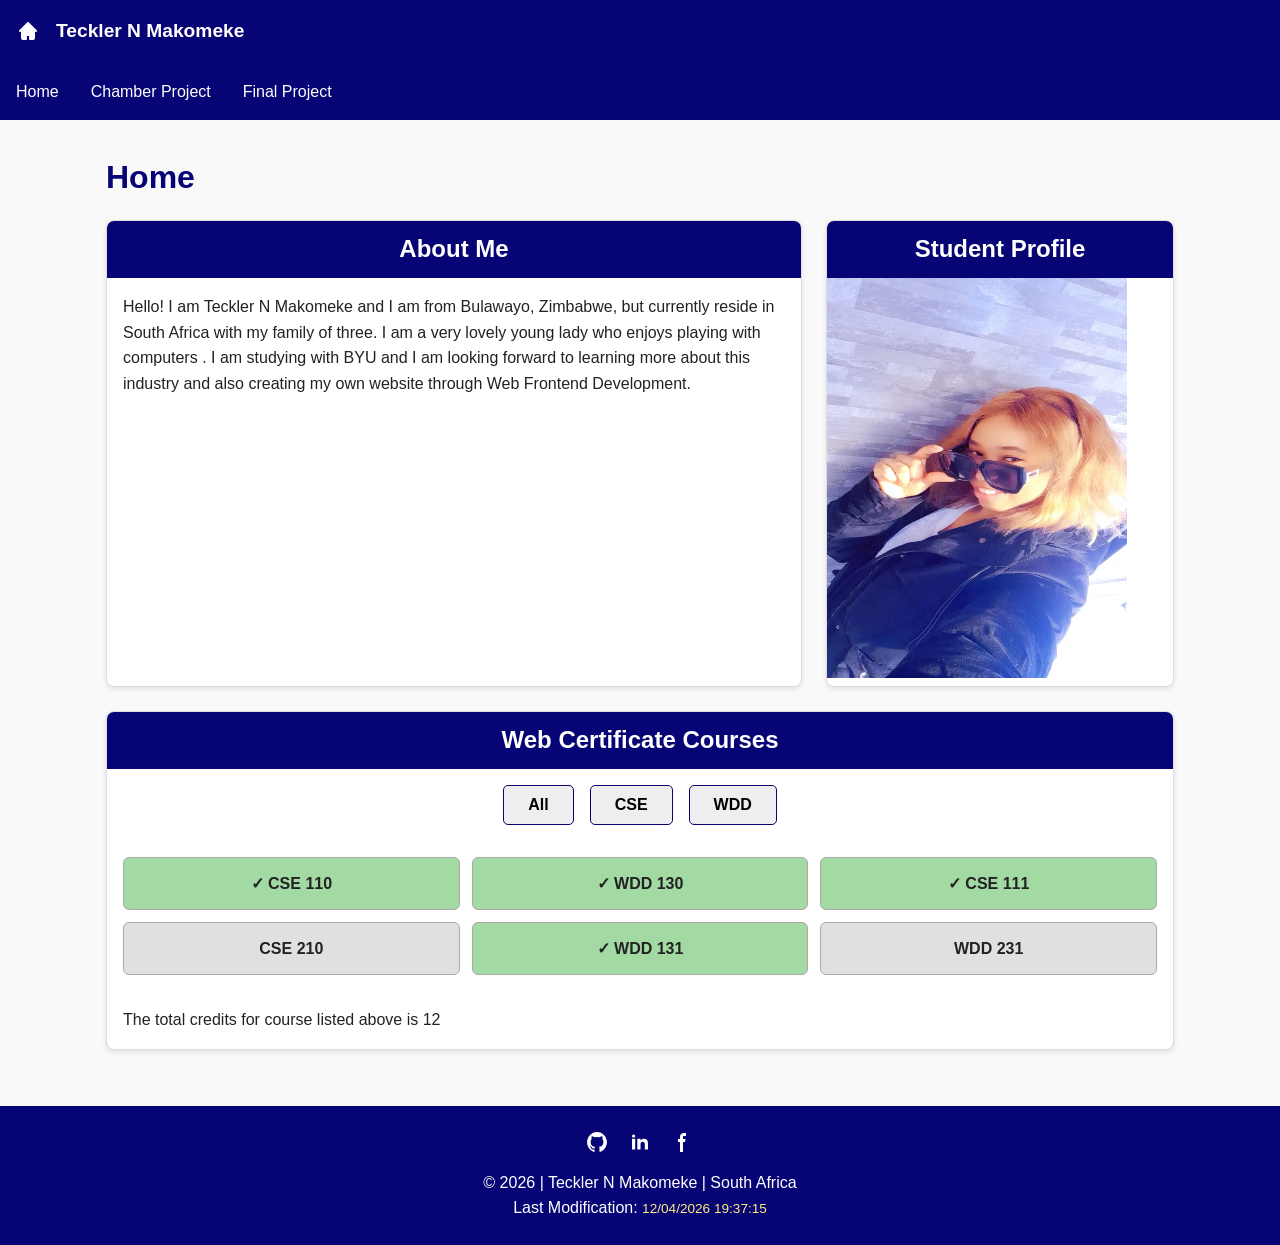
<file: index.html>
<!DOCTYPE html>
<html lang="en">
<head>
    <meta charset="UTF-8">
    <meta name="viewport" content="width=device-width, initial-scale=1.0">
    <title>WDD 231 -  Web Frontend Development I - Teckler N Makomeke</title>
    <meta name="description" content="WDD 231 - Web Frontend Development I is a course home page for my Web Frontend Development I website and   profile for my project.">
    <meta name="author" content="Teckler N Makomeke ">
    <meta property="og:title" content="WDD 231 - Web Frontend Development I - Teckler N Makomeke">
<meta property="og:description" content="WDD 231 Home Page - Teckler Makomeke from South Africa studying Web Programming">
<meta property="og:image" content="https://tecklermakomeke-max.github.io/wdd231/images/profile.jpg">
<meta property="og:url" content="https://tecklermakomeke-max.github.io/wdd231/">
    <link rel="icon" href="images/favicon.ico" type="image/x-icon">
    <link rel="stylesheet" href="styles/normalize.css">
    <link rel="stylesheet" href="styles/small.css">
    <link rel="stylesheet" href="styles/larger.css">
    <link rel="preconnect" href="https://fonts.googleapis.com">
    <link rel="preconnect" href="https://fonts.gstatic.com" crossorigin>
    <link href="https://fonts.googleapis.com/css2?family=Roboto:wght@400;700&display=swap" rel="stylesheet">
    <script src="scripts/navigation.js" defer></script>
    <script src="scripts/course.js" defer></script>
</head>
<body>
    <header>
        <svg class="w-6 h-6 text-gray-800 dark:text-white" aria-hidden="true" xmlns="http://www.w3.org/2000/svg" width="24" height="24" fill="currentColor" viewBox="0 0 24 24">
  <path fill-rule="evenodd" d="M11.293 3.293a1 1 0 0 1 1.414 0l6 6 2 2a1 1 0 0 1-1.414 1.414L19 12.414V19a2 2 0 0 1-2 2h-3a1 1 0 0 1-1-1v-3h-2v3a1 1 0 0 1-1 1H7a2 2 0 0 1-2-2v-6.586l-.293.293a1 1 0 0 1-1.414-1.414l2-2 6-6Z" clip-rule="evenodd"/>
</svg>
        <span>Teckler N Makomeke</span>
        <button id="menu" aria-label="Menu"></button>
    </header>

    <nav>
        <ul class="navigation">
            <a href="index.html">Home</a>
<a href="chamber/index.html">Chamber Project</a>
<a href="final/siteplan.html">Final Project</a>
        </ul>
    </nav>

    <main>
        <h1>Home</h1>
        <div class="main-grid">
            <section class="card">
                <h2>About Me</h2>
                <p>Hello! I am Teckler N Makomeke and I am from Bulawayo, Zimbabwe, but currently reside in South Africa with my family of three. I am a very lovely young lady who enjoys playing with computers . I am studying with BYU and I am looking forward to learning more about this industry and also creating my own website through Web Frontend Development.</p>
            </section>

            <section class="card">
                <h2>Student Profile</h2>
                <img src="images/profile.webp" alt="Student profile" width="300" height="400" loading="lazy">
            </section>
        </div>

        <section class="card courses">
            <h2>Web Certificate Courses</h2>
            <div class="filter-buttons">
                <button id="all">All</button>
                <button id="cse">CSE</button>
                <button id="wdd">WDD</button>
            </div>
            <div id="course-cards"></div>
            <p>The total credits for course listed above is <span id="totalCredits">6</span></p>
            <dialog id="course-details"></dialog>
        </section>
    </main>

    <footer>
        <div class="social">
            <svg class="w-6 h-6 text-gray-800 dark:text-white" aria-hidden="true" xmlns="http://www.w3.org/2000/svg" width="24" height="24" fill="currentColor" viewBox="0 0 24 24">
  <path fill-rule="evenodd" d="M12.006 2a9.847 9.847 0 0 0-6.484 2.44 10.32 10.32 0 0 0-3.393 6.17 10.48 10.48 0 0 0 1.317 6.955 10.045 10.045 0 0 0 5.4 4.418c.504.095.683-.223.683-.494 0-.245-.01-1.052-.014-1.908-2.78.62-3.366-1.21-3.366-1.21a2.711 2.711 0 0 0-1.11-1.5c-.907-.637.07-.621.07-.621.317.044.62.163.885.346.266.183.487.426.647.71.135.253.318.476.538.655a2.079 2.079 0 0 0 2.37.196c.045-.52.27-1.006.635-1.37-2.219-.259-4.554-1.138-4.554-5.07a4.022 4.022 0 0 1 1.031-2.75 3.77 3.77 0 0 1 .096-2.713s.839-.275 2.749 1.05a9.26 9.26 0 0 1 5.004 0c1.906-1.325 2.74-1.05 2.74-1.05.37.858.406 1.828.101 2.713a4.017 4.017 0 0 1 1.029 2.75c0 3.939-2.339 4.805-4.564 5.058a2.471 2.471 0 0 1 .679 1.897c0 1.372-.012 2.477-.012 2.814 0 .272.18.592.687.492a10.05 10.05 0 0 0 5.388-4.421 10.473 10.473 0 0 0 1.313-6.948 10.32 10.32 0 0 0-3.39-6.165A9.847 9.847 0 0 0 12.007 2Z" clip-rule="evenodd"/>
</svg>
<svg class="w-6 h-6 text-gray-800 dark:text-white" aria-hidden="true" xmlns="http://www.w3.org/2000/svg" width="24" height="24" fill="currentColor" viewBox="0 0 24 24">
  <path fill-rule="evenodd" d="M12.51 8.796v1.697a3.738 3.738 0 0 1 3.288-1.684c3.455 0 4.202 2.16 4.202 4.97V19.5h-3.2v-5.072c0-1.21-.244-2.766-2.128-2.766-1.827 0-2.139 1.317-2.139 2.676V19.5h-3.19V8.796h3.168ZM7.2 6.106a1.61 1.61 0 0 1-.988 1.483 1.595 1.595 0 0 1-1.743-.348A1.607 1.607 0 0 1 5.6 4.5a1.601 1.601 0 0 1 1.6 1.606Z" clip-rule="evenodd"/>
  <path d="M7.2 8.809H4V19.5h3.2V8.809Z"/>
</svg>
<svg class="w-6 h-6 text-gray-800 dark:text-white" aria-hidden="true" xmlns="http://www.w3.org/2000/svg" width="24" height="24" fill="currentColor" viewBox="0 0 24 24">
  <path fill-rule="evenodd" d="M13.135 6H15V3h-1.865a4.147 4.147 0 0 0-4.142 4.142V9H7v3h2v9.938h3V12h2.021l.592-3H12V6.591A.6.6 0 0 1 12.592 6h.543Z" clip-rule="evenodd"/>
</svg>
</div>
<p>&copy; <span id="currentYear"></span> | Teckler N Makomeke | South Africa</p>
                        <p>Last Modification: <span id="lastModified"></span></P>
    </footer>
</body>     
</html>
</file>
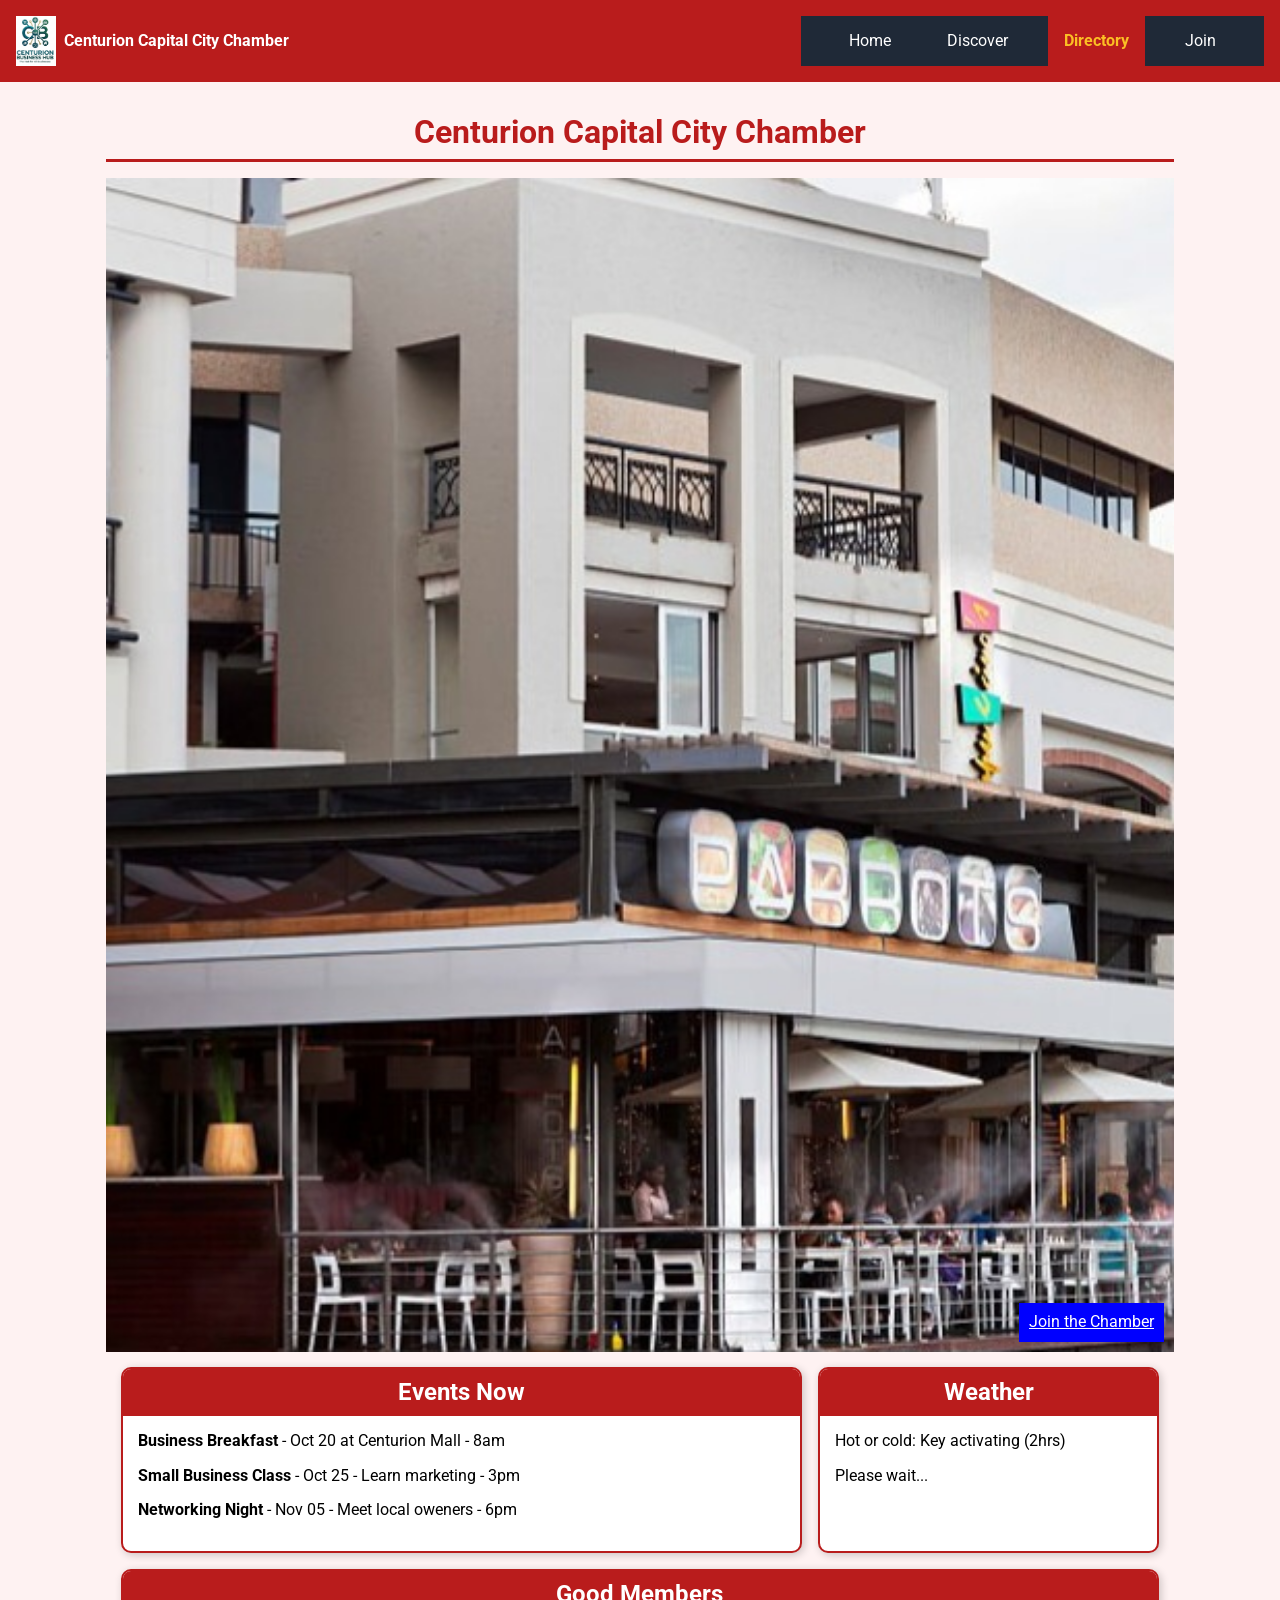
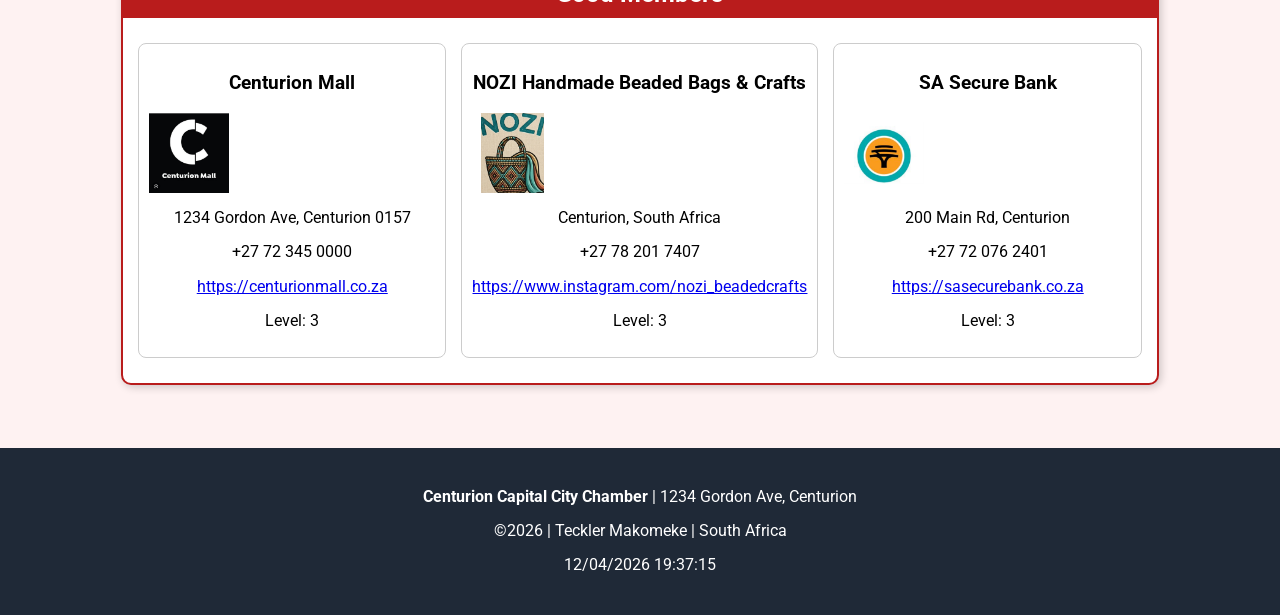
<file: chamber/index.html>
<!DOCTYPE html>
<html lang="en">
<head>
<meta charset="UTF-8">
<meta name="viewport" content="width=device-width, initial-scale=1.0">
<title>Centurion Capital City Chamber - Directory | Teckler Makomeke</title>
<meta name="description" content="The Capital City Business Chamber is a business directory for the Centurion area where you can find local businesses and services.">
<meta name="author" content="Teckler Makomeke">
<link rel="icon" href="images/logo.jpg">
<meta property="og:title" content="Centurion Capital City Chamber Directory">
<meta property="og:description" content="The Centurion Capital City Chamber is a business directory for the Centurion area where you can find local businesses and services.">
<meta property="og:image" content="https://tecklermakomeke-max.github.io/wdd231/chamber/images/centurion-city.jpg">
<meta property="og:url" content="https://tecklermakomeke-max.github.io/wdd231/chamber/directory.html">
<link rel="preconnect" href="https://fonts.googleapis.com">
<link rel="preconnect" href="https://fonts.gstatic.com" crossorigin>
<link href="https://fonts.googleapis.com/css2?family=Roboto:wght@400;600&display=swap" rel="stylesheet">
<link rel="stylesheet" href="styles/normalize.css">
<link rel="stylesheet" href="styles/small.css">
<link rel="stylesheet" href="styles/larger.css">
<script src="scripts/navigation.js" defer></script>
<script src="scripts/weather.js" defer></script>
<script src="scripts/spotlight.js" defer></script>
</head>
<body>
<header>
<div><img src="images/logo.jpg" alt="Centurion Capital City Chamber of commerce offical logo with blue and gold emblem representing business and community partnership " width="40" height="40"><span>Centurion Capital City Chamber</span></div>
<div class="icons"> 
<button id="menu-btn">☰</button>
</div>
<nav id="nav">
<a href="index.html">Home</a>
<a href="discover.html">Discover</a>
<a href="directory.html" class="active">Directory</a>
<a href="join.html">Join</a>
</nav>
</header>
<main>
  <h1>Centurion Capital City Chamber</h1>
  <div class="hero">
    <img src="images/centurion-city.jpg" alt="Wide view ofCenturion central business district skyline with modern glass building" class="hero-img" width="300" height="300">
    <a href="join.html" class="cta-button">Join the Chamber</a>
  </div>

  <div class="home-grid">
    
    <section class="events">
      <h2>Events Now</h2>
      <p><strong>Business Breakfast</strong> - Oct 20 at Centurion Mall - 8am</p>
      <p><strong>Small Business Class</strong> - Oct 25 - Learn marketing - 3pm</p>
      <p><strong>Networking Night</strong> - Nov 05 - Meet local oweners - 6pm</p>
    </section>

    <section class="weather">
      <h2>Weather</h2>
      <div id="weather">
        <p>Hot or cold: <span id="current-temp"></span></p>
        <p id="weather-desc"></p>
        <div id="forecast"></div>
      </div>
    </section>
    <section class="spotlights">
      <h2>Good Members</h2>
      <div id="spotlight-container"></div>
    </section>
</div>
</main>
<footer>
<p><strong>Centurion Capital City Chamber</strong> | 1234 Gordon Ave, Centurion</p>
<p>&copy;<span id="currentYear"></span> | Teckler Makomeke | South Africa</p>
<p id="lastModified"></p>
</footer>
</body>
</html>
</file>
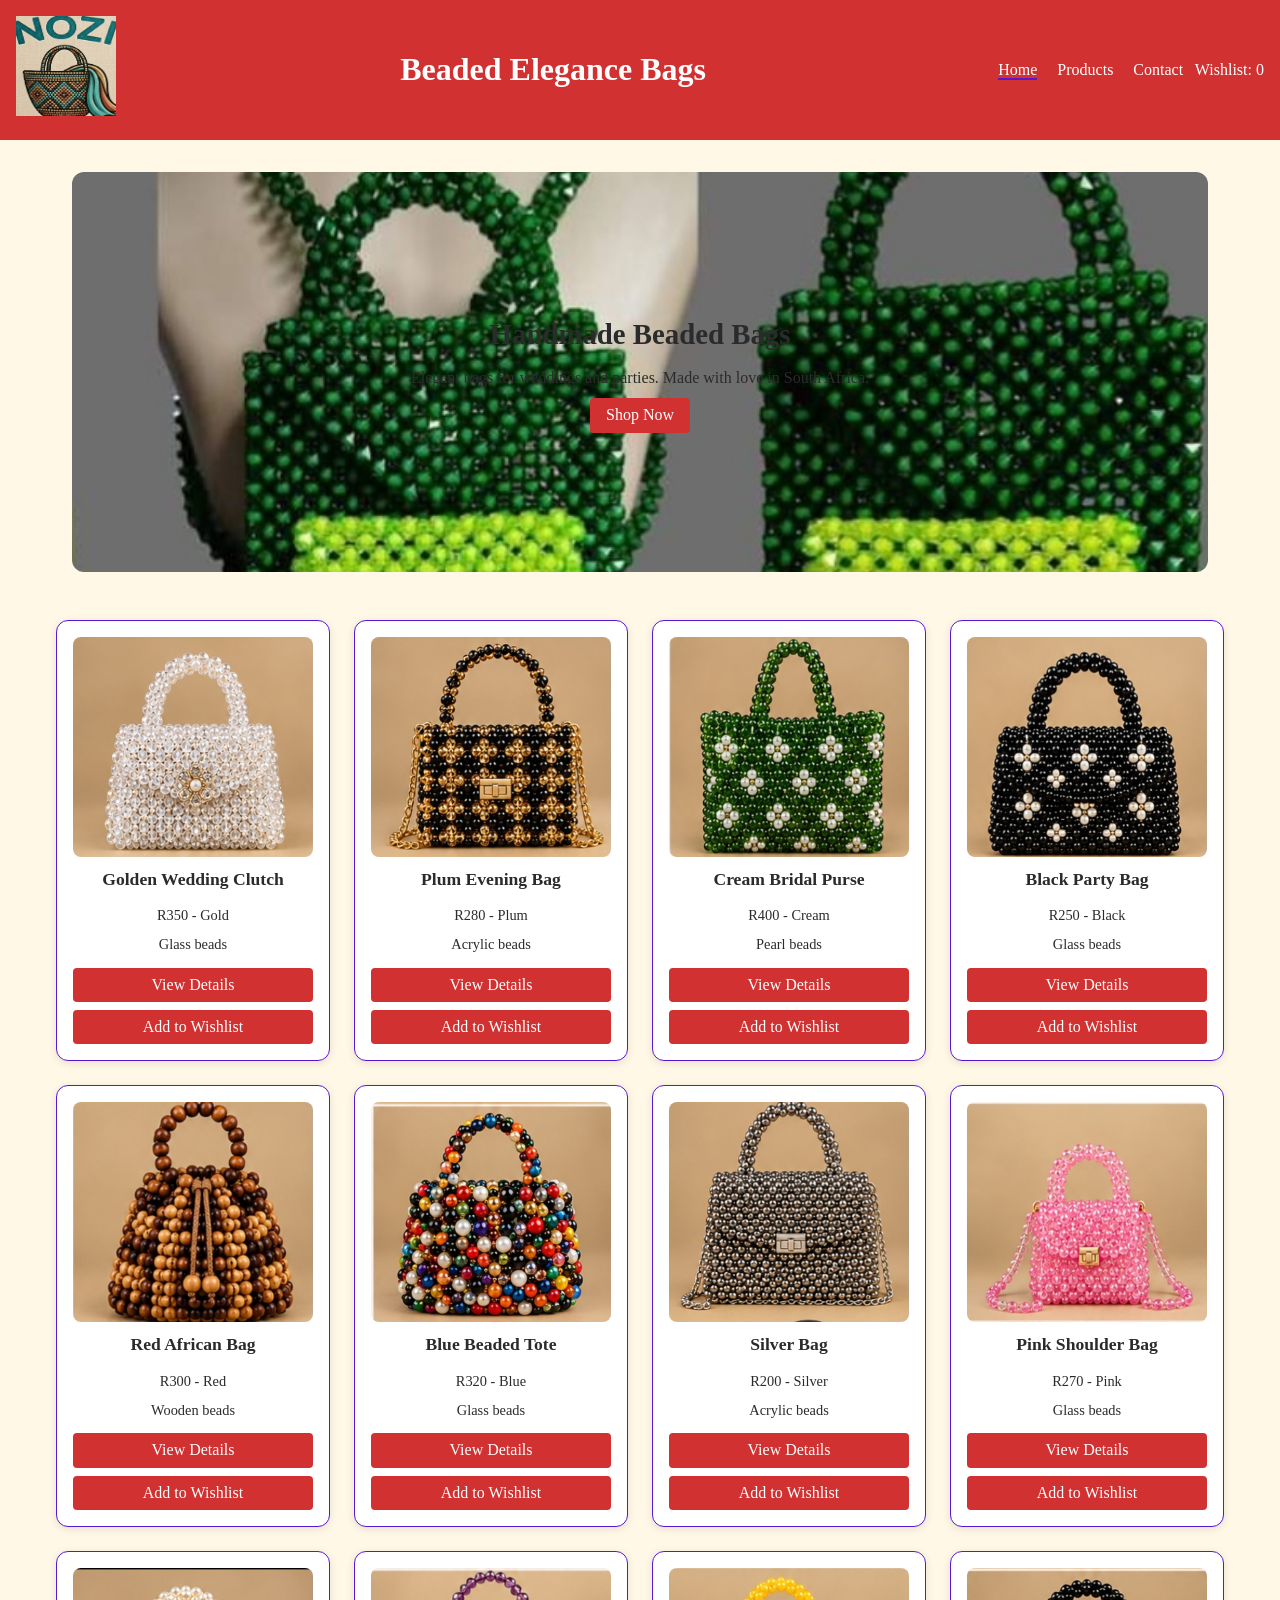
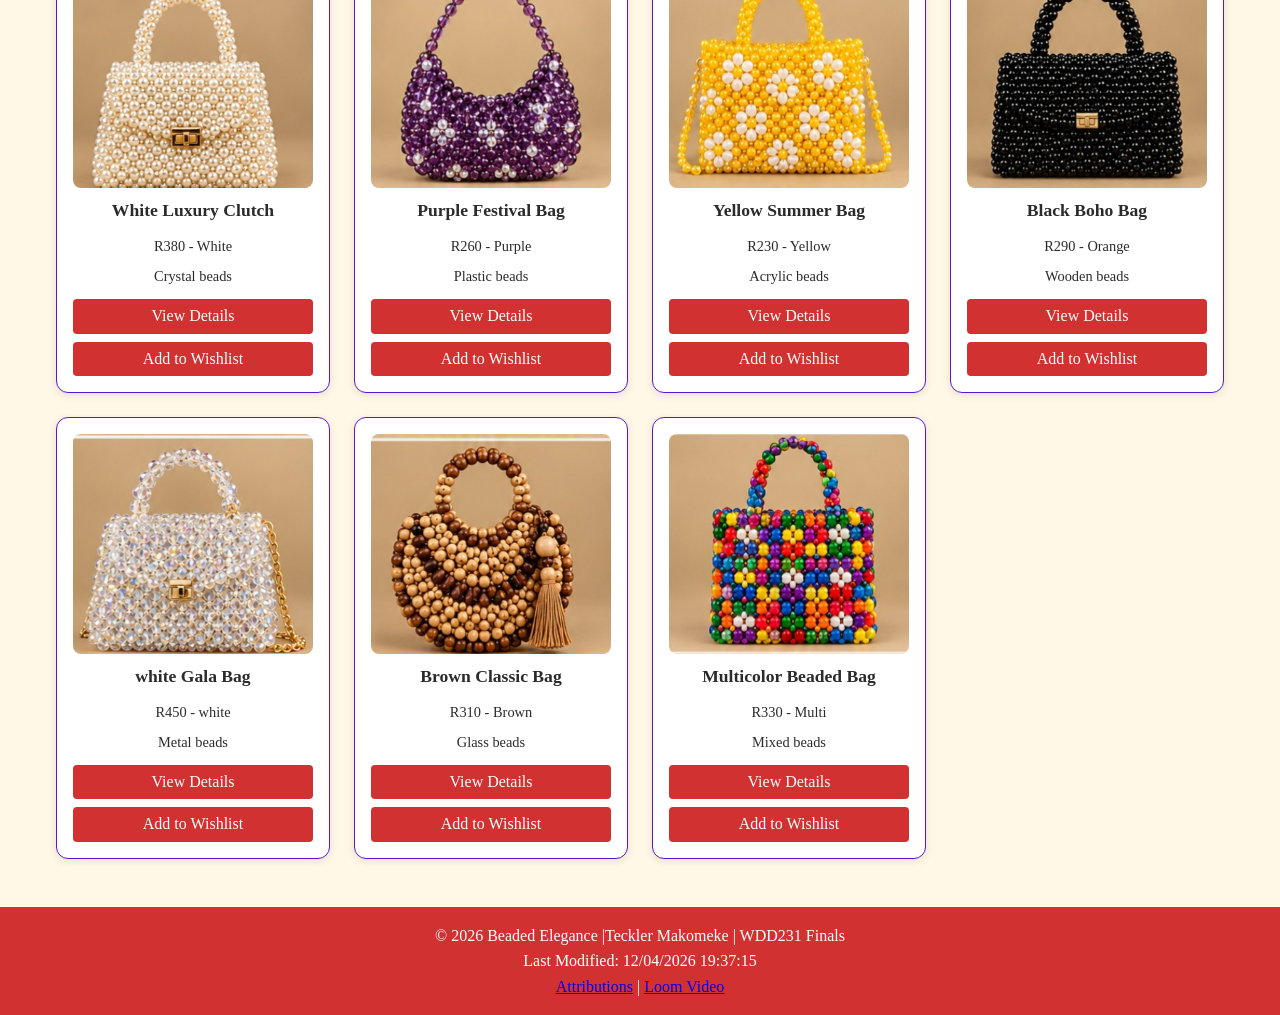
<file: final/index.html>
<!DOCTYPE html>
<html lang="en">
<head>
<meta charset="UTF-8">
<meta name="viewport" content="width=device-width, initial-scale=1.0">
<title>Beaded Elegance - Home | Handmade Beaded Bags</title>
<meta name="description" content="Handmade beaded bags is a business for event like weddings,galas and daily use handmade made from beads in South Africa. Custom orders available.">
<meta name="author" content="Teckler Makomeke">
<meta property="og:title" content="Beaded Elegance - Handmade Bags">
<meta property="og:description" content="Discover elegant handmade beaded bags crafted in South Africa for weddings, parties and everyday style. Shop authentic designs.">
<meta property="og:image" content="https://tecklermakomeke.github.io/wdd231/final/images/logo.jpg">
<meta property="og:url" content="https://yourgithub.github.io/wdd231/final/">
<link rel="icon" href="images/logo.jpg">
<link rel="preconnect" href="https://fonts.googleapis.com">
<link rel="preconnect" href="https://fonts.gstatic.com" crossorigin>
<link href="https://fonts.googleapis.com/css2?family=Lora&family=Poppins:wght@600&display=swap" rel="stylesheet">
<link rel="stylesheet" href="styles/normalize.css">
<link rel="stylesheet" href="styles/products.css">
<script type="module" src="scripts/main.js"></script>
</head>
<body>
<header>
  <div><img src="images/logo.jpg" alt="Beaded Elegance Logo" width="100" height="100"></div>
  <h1>Beaded Elegance Bags</h1>
  <button id="menu">☰</button>
  <nav>
    <a href="index.html" class="active">Home</a>
    <a href="products.html">Products</a>
    <a href="contact.html">Contact</a>
    <span>Wishlist: <span id="wish-count">0</span></span>
  </nav>
</header>
<main>
  <section class="hero">
  <img src="images/hero.jpg" alt="Beaded Bags">
  <div class="hero-text">
    <h2>Handmade Beaded Bags</h2>
    <p>Elegant bags for weddings and parties. Made with love in South Africa.</p>
    <button>Shop Now</button>
  </div>
</section>
  <section id="bag-list" class="products"></section>
  <dialog id="bag-modal">
    <div id="modal-content"></div>
    <button id="close-modal">Close</button>
  </dialog>
</main>
<footer>
  <p>&copy; <span id="currentyear"></span> Beaded Elegance |Teckler Makomeke | WDD231 Finals</p>
    <p id="lastModified"></p>
    <p><a href="attributions.html">Attributions</a> | <a href="https://www.loom.com/share/2ce1e6b3c6f447d192c917bb38c56eca">Loom Video</a></p>
</footer>
</body>
</html>
</file>
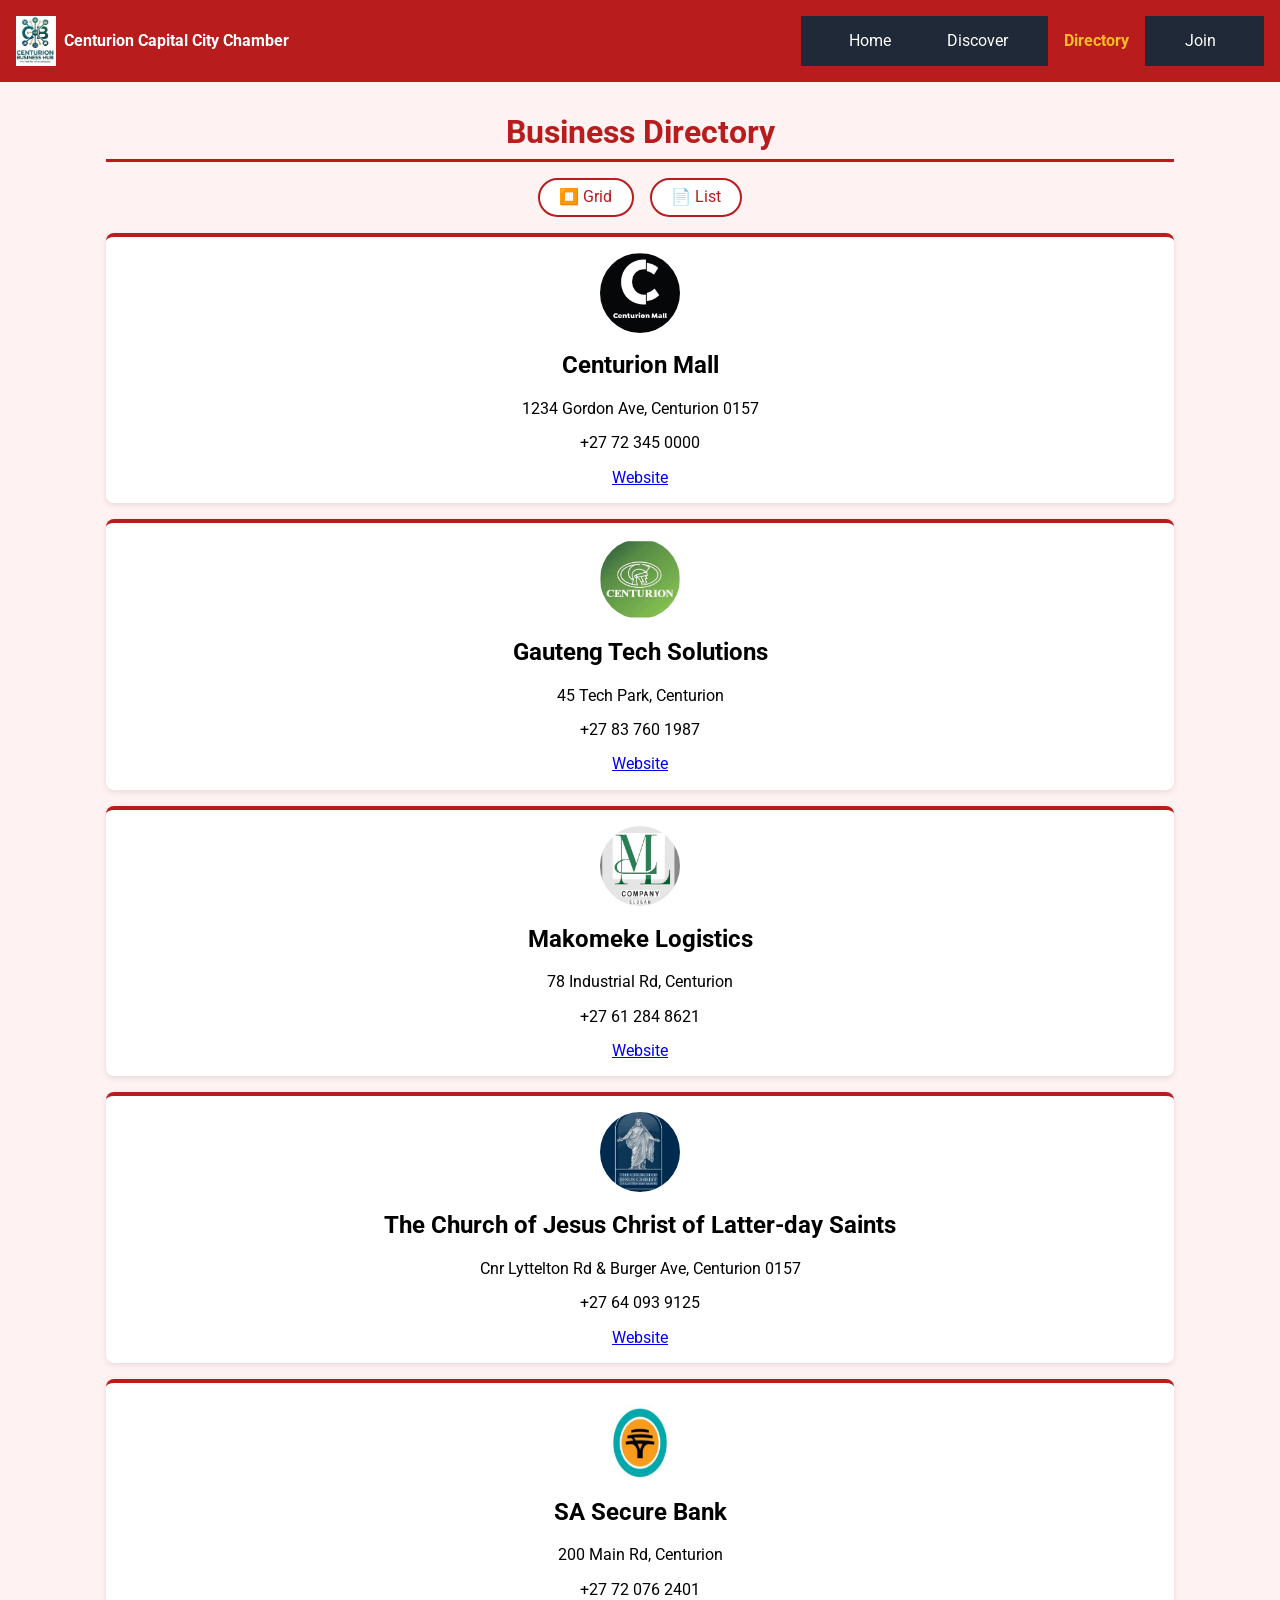
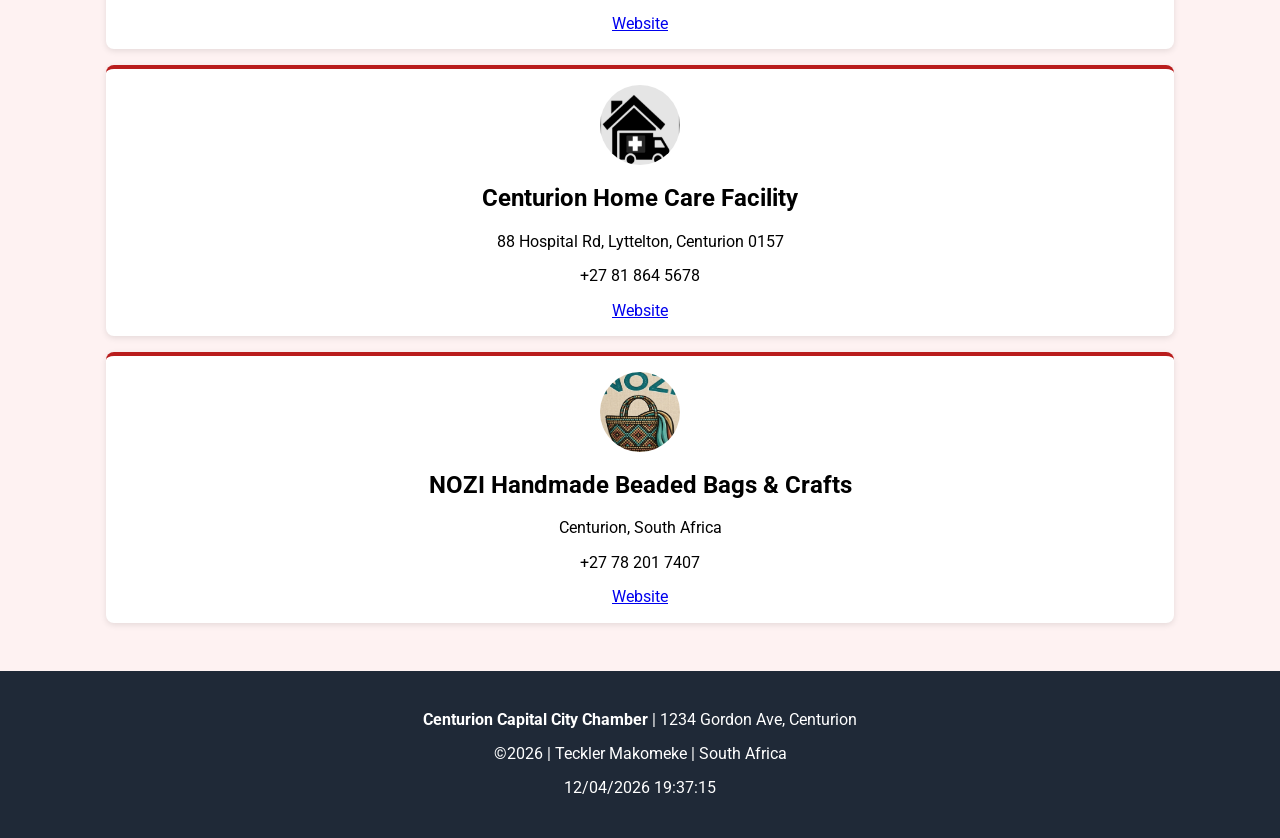
<file: chamber/directory.html>
<!DOCTYPE html>
<html lang="en">
<head>
<meta charset="UTF-8">
<meta name="viewport" content="width=device-width, initial-scale=1.0">
<title>Centurion Capital City Chamber - Directory | Teckler Makomeke</title>
<meta name="description" content="The Capital City Business Chamber is a business directory for the Centurion area where you can find local businesses and services.">
<meta name="author" content="Teckler Makomeke">
<link rel="icon" href="images/logo.jpg">
<meta property="og:title" content="Centurion Capital City Chamber Directory">
<meta property="og:description" content="The Centurion Capital City Chamber is a business directory for the Centurion area where you can find local businesses and services.">
<meta property="og:image" content="https://tecklermakomeke-max.github.io/wdd231/chamber/images/logo.webp">
<meta property="og:url" content="https://tecklermakomeke-max.github.io/wdd231/chamber/directory.html">
<link rel="preconnect" href="https://fonts.googleapis.com">
<link rel="preconnect" href="https://fonts.gstatic.com" crossorigin>
<link href="https://fonts.googleapis.com/css2?family=Roboto:wght@400;600&display=swap" rel="stylesheet">
<link rel="stylesheet" href="styles/normalize.css">
<link rel="stylesheet" href="styles/small.css">
<link rel="stylesheet" href="styles/larger.css">
<script src="scripts/directory.js" defer></script>
<script src="scripts/navigation.js" defer></script>
</head>
<body>
<header>
<div><img src="images/logo.jpg" alt="Logo" width="40" height="40"><span>Centurion Capital City Chamber</span></div>
<div class="icons"> 
<button id="menu-btn">☰</button>
</div>
<nav id="nav">
<a href="index.html">Home</a>
<a href="discover.html">Discover</a>
<a href="directory.html" class="active">Directory</a>
<a href="join.html">Join</a>
</nav>
</header>
<main>
<h1>Business Directory</h1>
<div class="menu"><button id="grid">⏹️ Grid</button><button id="list">📄 List</button></div>
<article id="members" class="grid"></article>
</main>
<footer>
<p><strong>Centurion Capital City Chamber</strong> | 1234 Gordon Ave, Centurion</p>
<p>&copy;<span id="currentYear"></span> | Teckler Makomeke | South Africa</p>
<p id="lastModified"></p>
</footer>
</body>
</html>
</file>
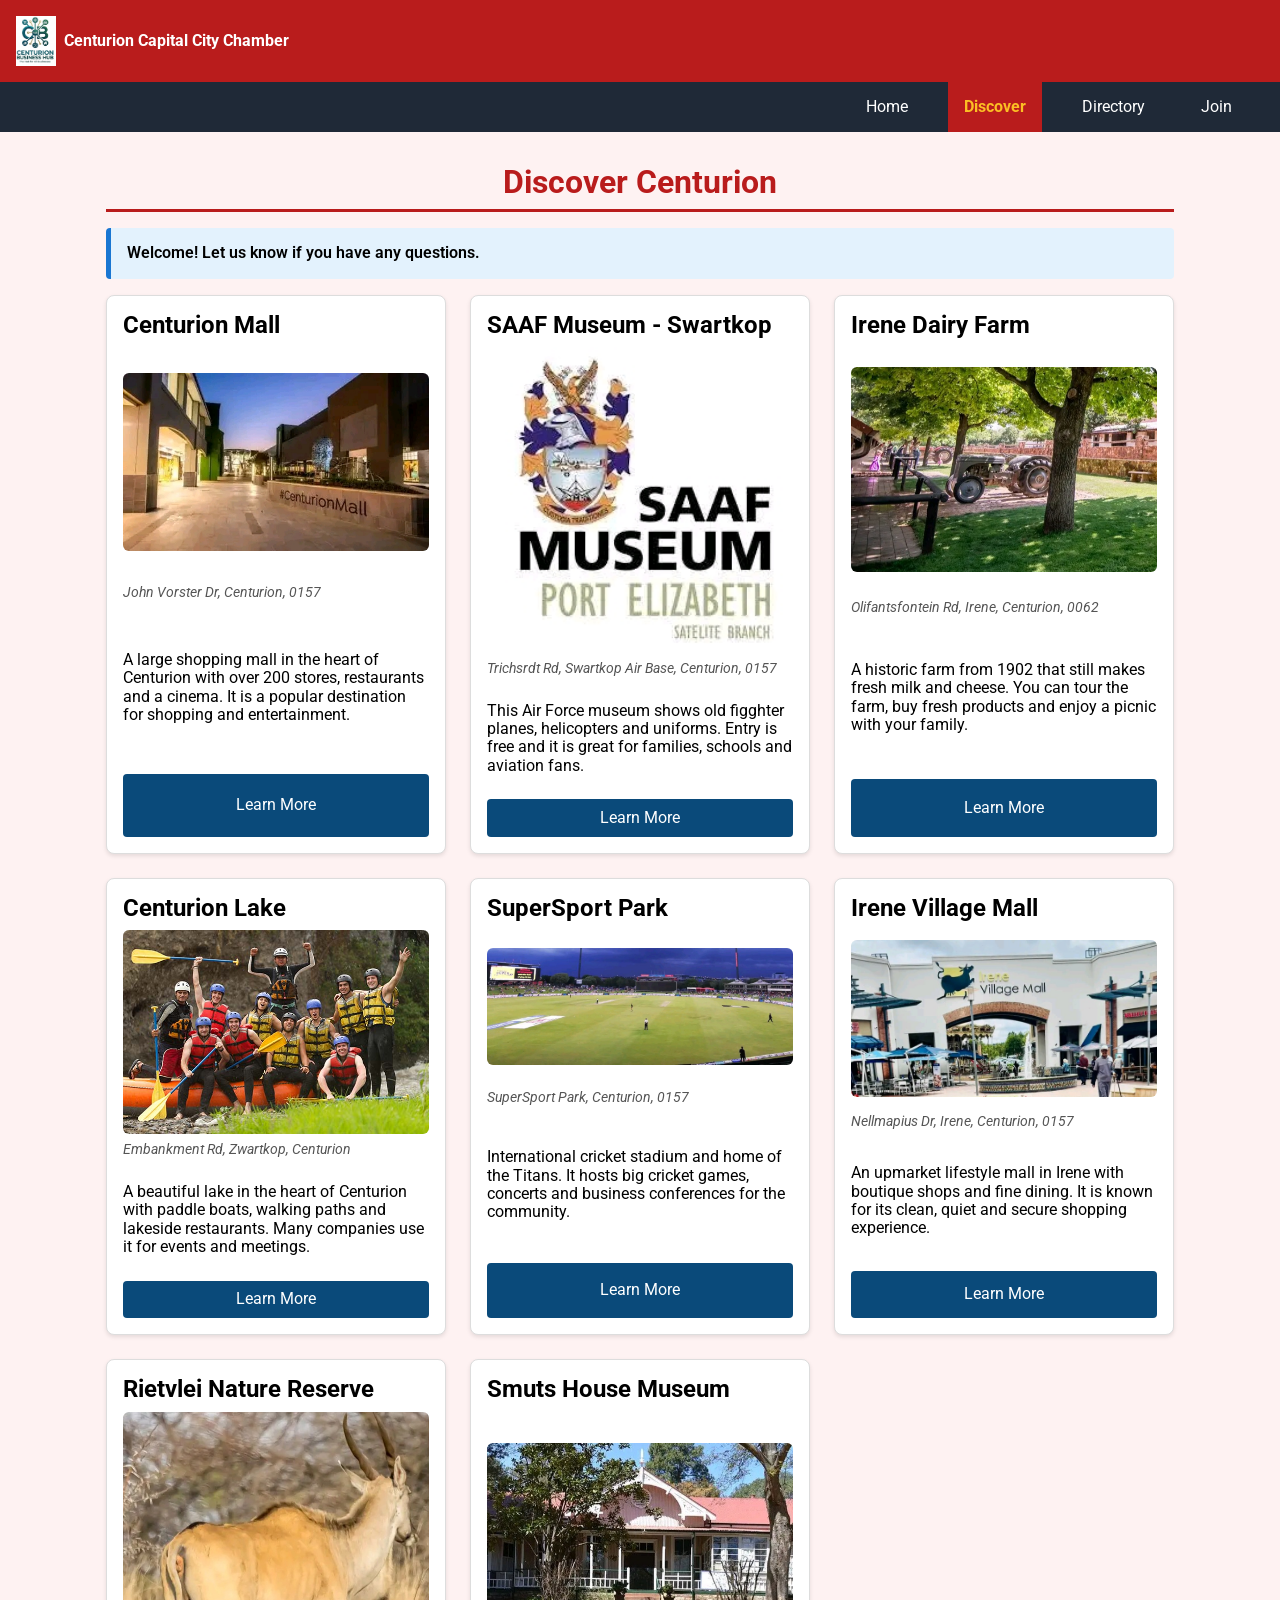
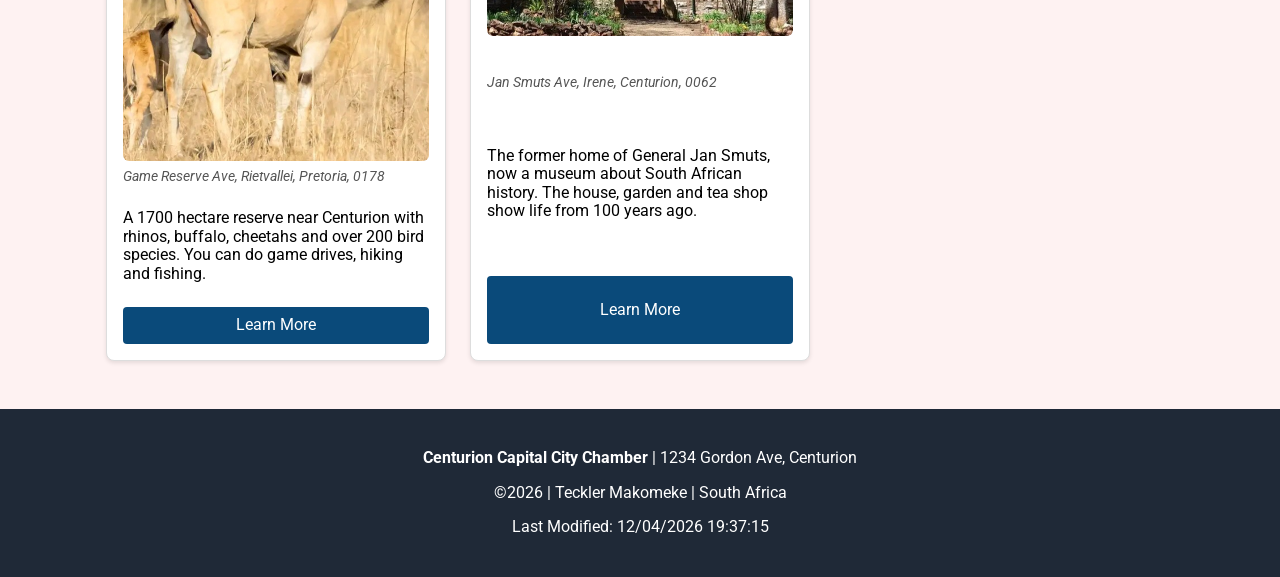
<file: chamber/discover.html>
<!DOCTYPE html>
<html lang="en">
<head>
<meta charset="UTF-8">
<meta name="viewport" content="width=device-width, initial-scale=1.0">
<title>Centurion Capital City Chamber - Discover | Teckler Makomeke</title>
<meta name="description" content="Discover Centurion - demographics, attractions and business opportunities">
<meta name="author" content="Teckler Makomeke">
<link rel="icon" href="images/logo.jpg">
<meta property="og:title" content="Centurion Capital City Chamber Discover">
<meta property="og:description" content="Discover 8 amazing places in Centurion, South Africa">
<meta property="og:image" content="https://tecklermakomeke-max.github.io/wdd231/chamber/images/centurion-city.jpg">
<meta property="og:url" content="https://tecklermakomeke-max.github.io/wdd231/chamber/discover.html">
<link rel="preconnect" href="https://fonts.googleapis.com">
<link rel="preconnect" href="https://fonts.gstatic.com" crossorigin>
<link href="https://fonts.googleapis.com/css2?family=Roboto:wght@400;600&display=swap" rel="stylesheet">
<link rel="stylesheet" href="styles/normalize.css">
<link rel="stylesheet" href="styles/small.css">
<link rel="stylesheet" href="styles/larger.css">
<script src="scripts/navigation.js" defer></script>
<script type="module" src="scripts/discover.js"></script>
</head>
<body>
<header>
<div><img src="images/logo.jpg" alt="Logo" width="40" height="40"><span>Centurion Capital City Chamber</span></div>
<div class="icons"> 
<button id="menu-btn">☰</button>
</div>
</header>
<nav id="nav">
<a href="index.html">Home</a>
<a href="discover.html" class="active">Discover</a>
<a href="directory.html">Directory</a>
<a href="join.html">Join</a>
</nav>

<main class="discover-page">
  <h1>Discover Centurion</h1>
  <div id="visit-message" class="visit-message"></div>
  <div id="discover-cards" class="discover-grid"></div>
</main>

<footer>
<p><strong>Centurion Capital City Chamber</strong> | 1234 Gordon Ave, Centurion</p>
<p>&copy;<span id="currentYear"></span> | Teckler Makomeke | South Africa</p>
<p id="lastModified"></p>
</footer>
</body>
</html>
</file>
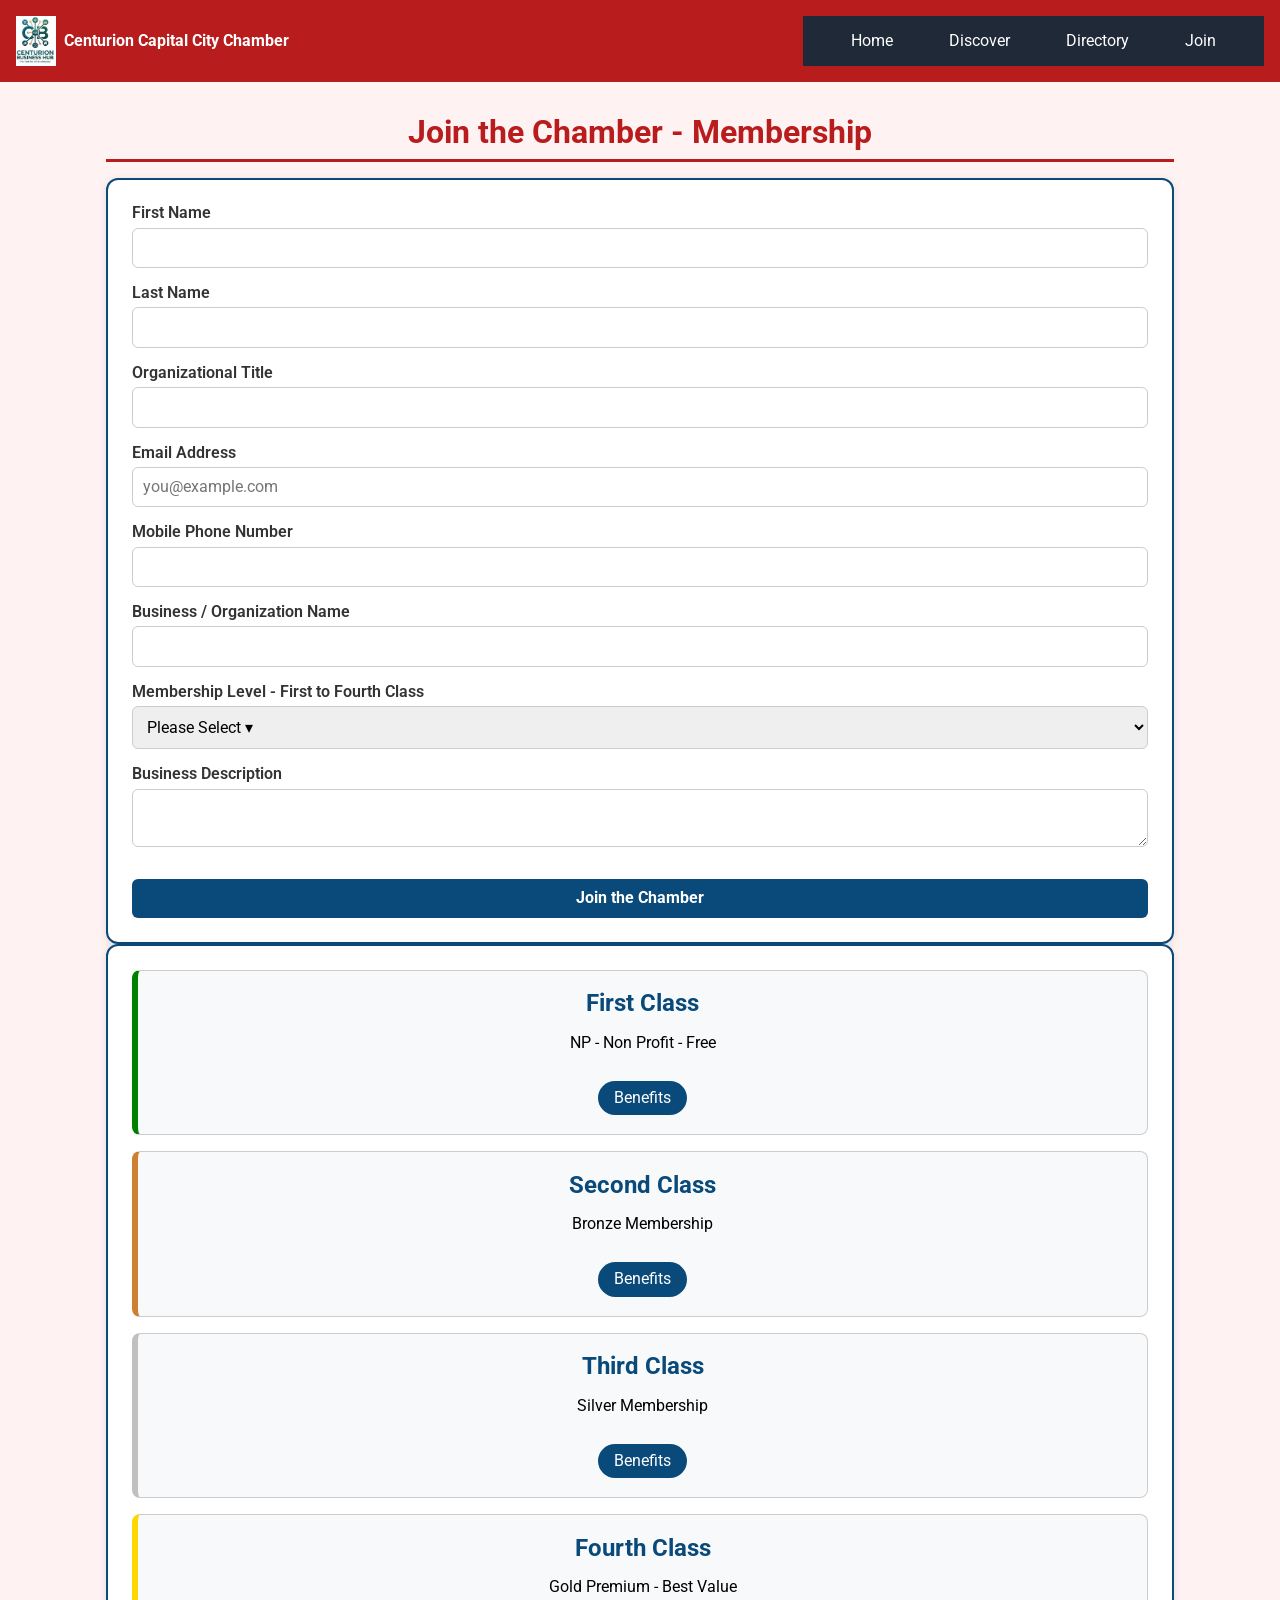
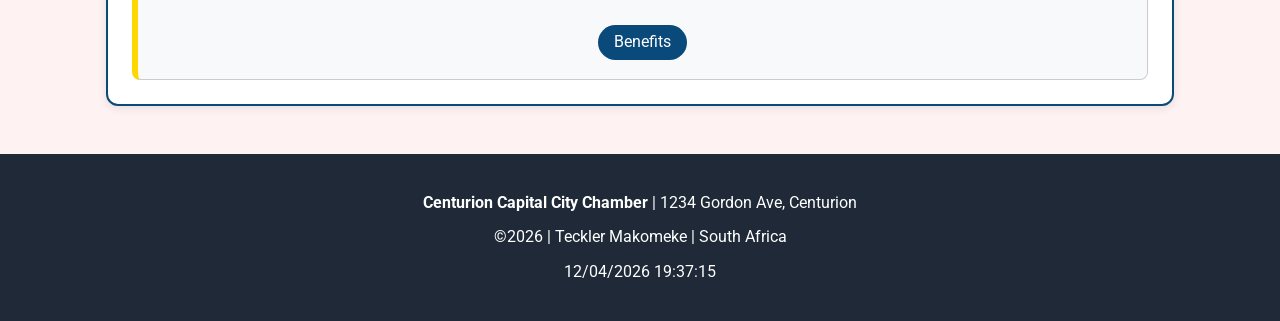
<file: chamber/join.html>
<!DOCTYPE html>
<html lang="en">
<head>
  <meta charset="UTF-8">
<meta name="viewport" content="width=device-width, initial-scale=1.0">
<title>Join the Chamber - Centurion Capital City Chamber - Directory | Teckler Makomeke</title>
<meta name="description" content="The Capital City Business Chamber is a business directory for the Centurion area where you can find local businesses and services.">
<meta name="author" content="Teckler Makomeke">
<link rel="icon" href="images/logo.jpg">
<meta property="og:title" content="Centurion Capital City Chamber Join">
<meta property="og:description" content="The Centurion Capital City Chamber is a business directory for the Centurion area where you can find local businesses and services.">
<meta property="og:image" content="https://tecklermakomeke-max.github.io/wdd231/chamber/images/logo.jpg">
<meta property="og:url" content="https://tecklermakomeke-max.github.io/wdd231/chamber/directory.html">
<link rel="preconnect" href="https://fonts.googleapis.com">
<link rel="preconnect" href="https://fonts.gstatic.com" crossorigin>
<link href="https://fonts.googleapis.com/css2?family=Roboto:wght@400;600&display=swap" rel="stylesheet">
<link rel="stylesheet" href="styles/normalize.css">
<link rel="stylesheet" href="styles/small.css">
<link rel="stylesheet" href="styles/larger.css">
<script src="scripts/join.js" defer></script>
<script src="scripts/navigation.js" defer></script>
</head>
</head>
<body>
<header>
  <div><img src="images/logo.jpg" alt="Logo" width="40" height="40"><span>Centurion Capital City Chamber</span></div>
<div class="icons"> 
<button id="menu-btn">☰</button>
</div>
  <nav>
    <a href="index.html">Home</a>
    <a href="discover.html">Discover</a>
    <a href="directory.html">Directory</a>
    <a href="join.html">Join</a>
  </nav>
  </header>

<main class="join-page">
  <h1>Join the Chamber - Membership</h1>
  <div class="join-layout">
    <form method="GET" action="thankyou.html" class="join-form">
      <label>First Name
        <input type="text" name="firstName" title="Your first name" autocomplete="given-name" required>
      </label>
      <label>Last Name
        <input type="text" name="lastName" title="Your last name" autocomplete="family-name" required>
      </label>
      <label>Organizational Title
        <input type="text" name="orgTitle" title="Organization title - minimum 7 characters, letters, hyphens and spaces only" autocomplete="organization-title" pattern="[A-Za-z\s\-]{7,}">
      </label>
      <label>Email Address
        <input type="email" name="email" title="Your email address" autocomplete="email" placeholder="you@example.com" required>
      </label>
      <label>Mobile Phone Number
        <input type="tel" name="phone" title="Your mobile phone number" autocomplete="tel" required>
      </label>
      <label>Business / Organization Name
        <input type="text" name="businessName" title="Your business name" autocomplete="organization" required>
      </label>
      <label>Membership Level - First to Fourth Class
        <select name="membership" title="Choose membership level" required>
          <option value="">Please Select &#9662;</option>
          <option value="np">First Class - NP Membership (Non-Profit - Free)</option>
          <option value="bronze">Second Class - Bronze Membership</option>
          <option value="silver">Third Class - Silver Membership</option>
          <option value="gold">Fourth Class - Gold Premium Membership</option>
        </select>
      </label>
      <label>Business Description
        <textarea name="description" title="Describe your business/organization"></textarea>
      </label>
      <input type="hidden" name="timestamp" id="timestamp">
      <input type="submit" value="Join the Chamber">
    </form>

    <section class="membership-cards">
      <div class="card" id="np-card">
        <h2>First Class</h2>
        <p>NP - Non Profit - Free</p>
        <a href="#" class="open-modal" data-modal="np-dialog">Benefits</a>
      </div>
      <div class="card" id="bronze-card">
        <h2>Second Class</h2>
        <p>Bronze Membership</p>
        <a href="#" class="open-modal" data-modal="bronze-dialog">Benefits</a>
      </div>
      <div class="card" id="silver-card">
        <h2>Third Class</h2>
        <p>Silver Membership</p>
        <a href="#" class="open-modal" data-modal="silver-dialog">Benefits</a>
      </div>
      <div class="card" id="gold-card">
        <h2>Fourth Class</h2>
        <p>Gold Premium - Best Value</p>
        <a href="#" class="open-modal" data-modal="gold-dialog">Benefits</a>
      </div>
    </section>
  </div>

  <dialog id="np-dialog"><h3>First Class - NP Benefits</h3><p><strong>Free</strong> for non-profits. Basic training, networking events, community directory listing.</p><button>Close</button></dialog>
  <dialog id="bronze-dialog"><h3>Second Class - Bronze Benefits</h3><p><strong>R1000/year:</strong> 1 homepage spotlight, event discounts, training, networking.</p><button>Close</button></dialog>
  <dialog id="silver-dialog"><h3>Third Class - Silver Benefits</h3><p><strong>R3000/year:</strong> All Second Class + 3 spotlights, advertising, 20% discount on events.</p><button>Close</button></dialog>
  <dialog id="gold-dialog"><h3>Fourth Class - Gold Benefits</h3><p><strong>R4000/year:</strong> All Third Class + 5 spotlights, top homepage placement, free premium events, exclusive training.</p><button>Close</button></dialog>
</main>

<footer>
<p><strong>Centurion Capital City Chamber</strong> | 1234 Gordon Ave, Centurion</p>
<p>&copy;<span id="currentYear"></span> | Teckler Makomeke | South Africa</p>
<p id="lastModified"></p>
</footer>
</body>
</html>
</file>
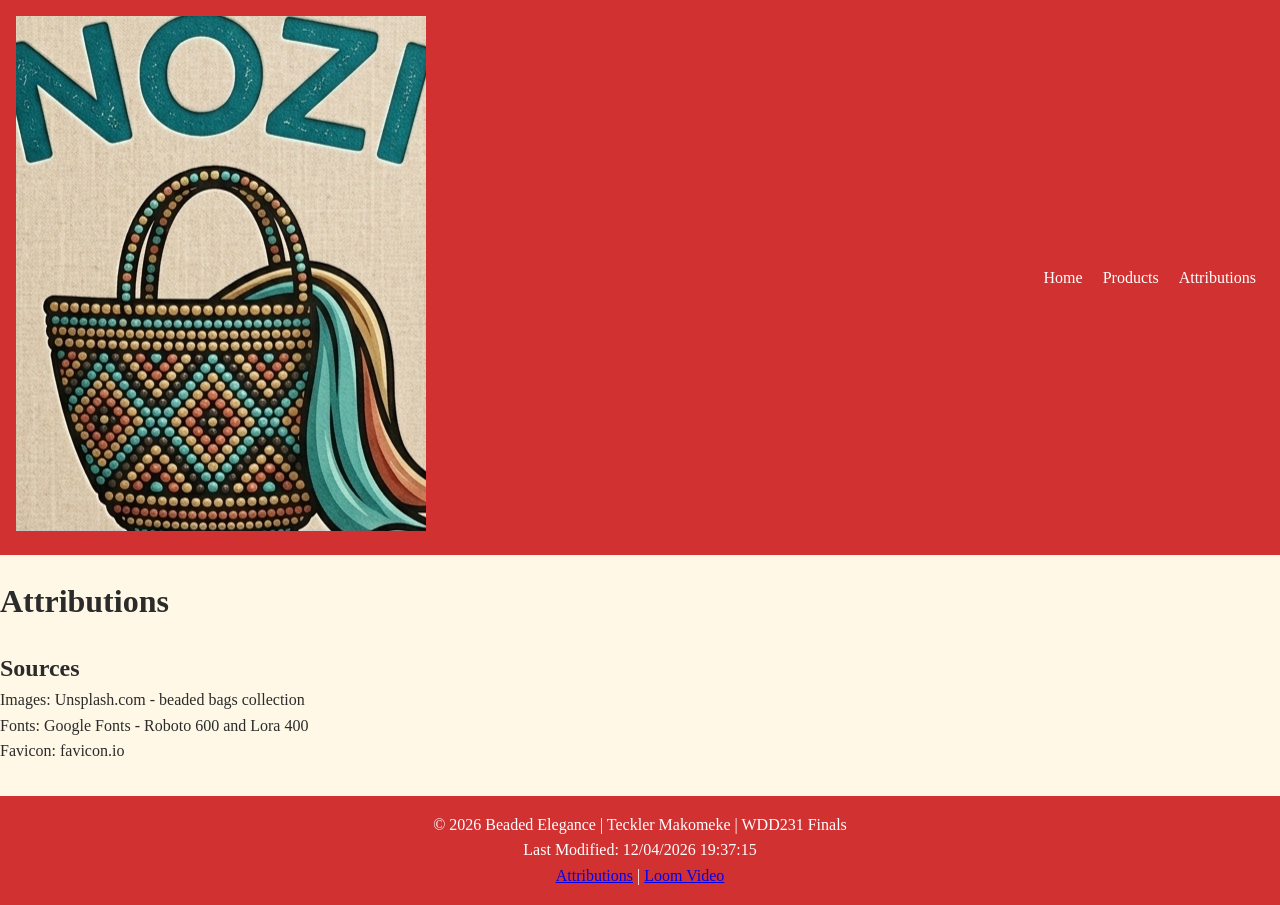
<file: final/attributions.html>
<!DOCTYPE html>
<html lang="en">
<head>
<meta charset="UTF-8">
<meta name="viewport" content="width=device-width, initial-scale=1.0">
<title>Beaded Elegance - Home | Handmade Beaded Bags</title>
<meta name="description" content="Handmade beaded bags is a business for event like weddings,galas and daily use handmade made from beads in South Africa. Custom orders available.">
<meta name="author" content="Teckler Makomeke">
<meta property="og:title" content="Beaded Elegance - Handmade Bags">
<meta property="og:description" content="Discover elegant handmade beaded bags crafted in South Africa for weddings, parties and everyday style. Shop authentic designs.">
<meta property="og:image" content="https://tecklermakomeke.github.io/wdd231/final/images/logo.jpg">
<meta property="og:url" content="https://yourgithub.github.io/wdd231/final/">
<link rel="icon" href="images/logo.jpg">
<link rel="preconnect" href="https://fonts.googleapis.com">
<link rel="preconnect" href="https://fonts.gstatic.com" crossorigin>
<link href="https://fonts.googleapis.com/css2?family=Lora&family=Poppins:wght@600&display=swap" rel="stylesheet">
<link rel="stylesheet" href="styles/normalize.css">
<link rel="stylesheet" href="styles/products.css">
<script type="module" src="scripts/main.js"></script>
</head>
<body>
<header>
  <div><img src="images/logo.jpg" alt="Beaded Elegance Logo"></div>
  <nav><a href="index.html">Home</a> <a href="products.html">Products</a> <a href="attributions.html">Attributions</a></nav>
</header>

<main class="p-2">
  <h1>Attributions</h1>
  <h2>Sources</h2>
  <ul>
    <li>Images: Unsplash.com - beaded bags collection</li>
    <li>Fonts: Google Fonts - Roboto 600 and Lora 400</li>
    <li>Favicon: favicon.io</li>
  </ul>
</main>

<footer>
  <p>&copy; <span id="currentyear"></span> Beaded Elegance | Teckler Makomeke | WDD231 Finals</p>
  <p id="lastModified"></p>
  <p><a href="attributions.html">Attributions</a> | <a href="https://www.loom.com/share/2ce1e6b3c6f447d192c917bb38c56eca">Loom Video</a></p>
</footer>
<script type="module" src="scripts/main.js"></script>
</body>
</html>
</file>
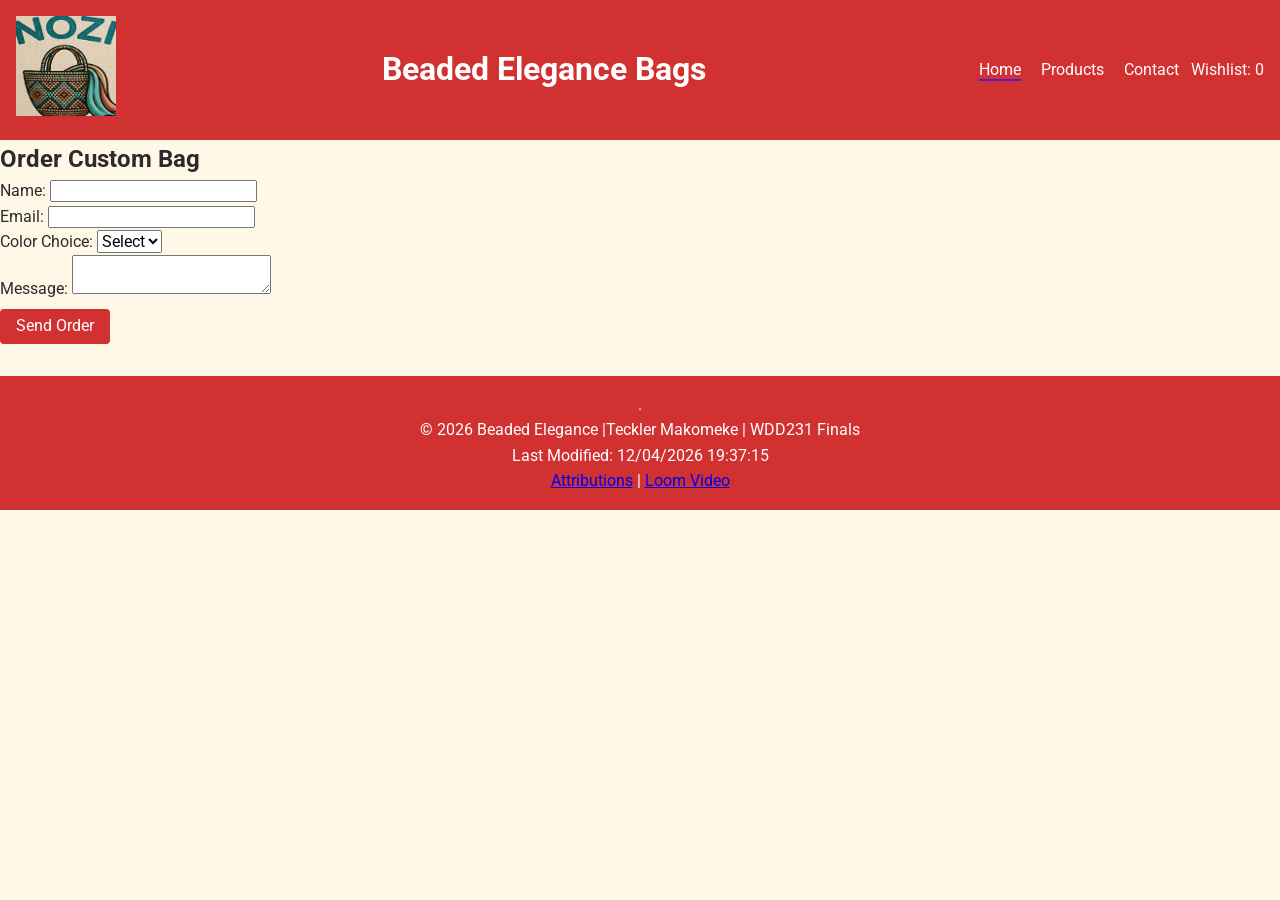
<file: final/contact.html>
<!DOCTYPE html>
<html lang="en">
<head>
<meta charset="UTF-8">
<meta name="viewport" content="width=device-width, initial-scale=1.0">
<title>Beaded Elegance - Contact Us</title>
<meta name="description" content="Contact Beaded Elegance for custom beaded bag orders or inquiries.">
<meta name="author" content="Teckler Makomeke">
<meta property="og:title" content="Beaded Elegance - Handmade Bags">
<meta property="og:description" content="Discover elegant handmade beaded bags crafted in South Africa for weddings, parties and everyday style. Shop authentic designs.">
<meta property="og:image" content="https://tecklermakomeke.github.io/wdd231/final/images/logo.jpg">
<meta property="og:url" content="https://yourgithub.github.io/wdd231/final/">
<link rel="icon" href="images/logo.jpg">
<link rel="preconnect" href="https://fonts.googleapis.com">
<link rel="preconnect" href="https://fonts.gstatic.com" crossorigin>
<link href="https://fonts.googleapis.com/css2?family=Roboto&family=Poppins:wght@600&display=swap" rel="stylesheet">
<link rel="stylesheet" href="styles/normalize.css">
<link rel="stylesheet" href="styles/products.css">
<script type="module" src="scripts/main.js"></script>
</head>
<body>
<header>
  <div><img src="images/logo.jpg" alt="Beaded Elegance Logo" width="100" height="100"></div>
  <h1>Beaded Elegance Bags</h1>
  <button id="menu">☰</button>
  <nav>
    <a href="index.html" class="active">Home</a>
    <a href="products.html">Products</a>
    <a href="contact.html">Contact</a>
    <span>Wishlist: <span id="wish-count">0</span></span>
  </nav>
</header>
<main>
  <h2>Order Custom Bag</h2>
  <form action="form-action.html" method="get">
    <label>Name: <input type="text" name="name" required></label><br>
    <label>Email: <input type="email" name="email" required></label><br>
    <label>Color Choice: <select name="color" required><option value="">Select</option><option>Gold</option><option>Plum</option></select></label><br>
    <label>Message: <textarea name="message"></textarea></label><br>
    <button type="submit">Send Order</button>
  </form>
  
</main>
<footer>.
  <p>&copy; <span id="currentyear"></span> Beaded Elegance |Teckler Makomeke | WDD231 Finals</p>
    <p id="lastModified"></p>
    <p><a href="attributions.html">Attributions</a> | <a href="https://www.loom.com/share/2ce1e6b3c6f447d192c917bb38c56eca">Loom Video</a></p>
</footer>
</body>
</html>
</file>
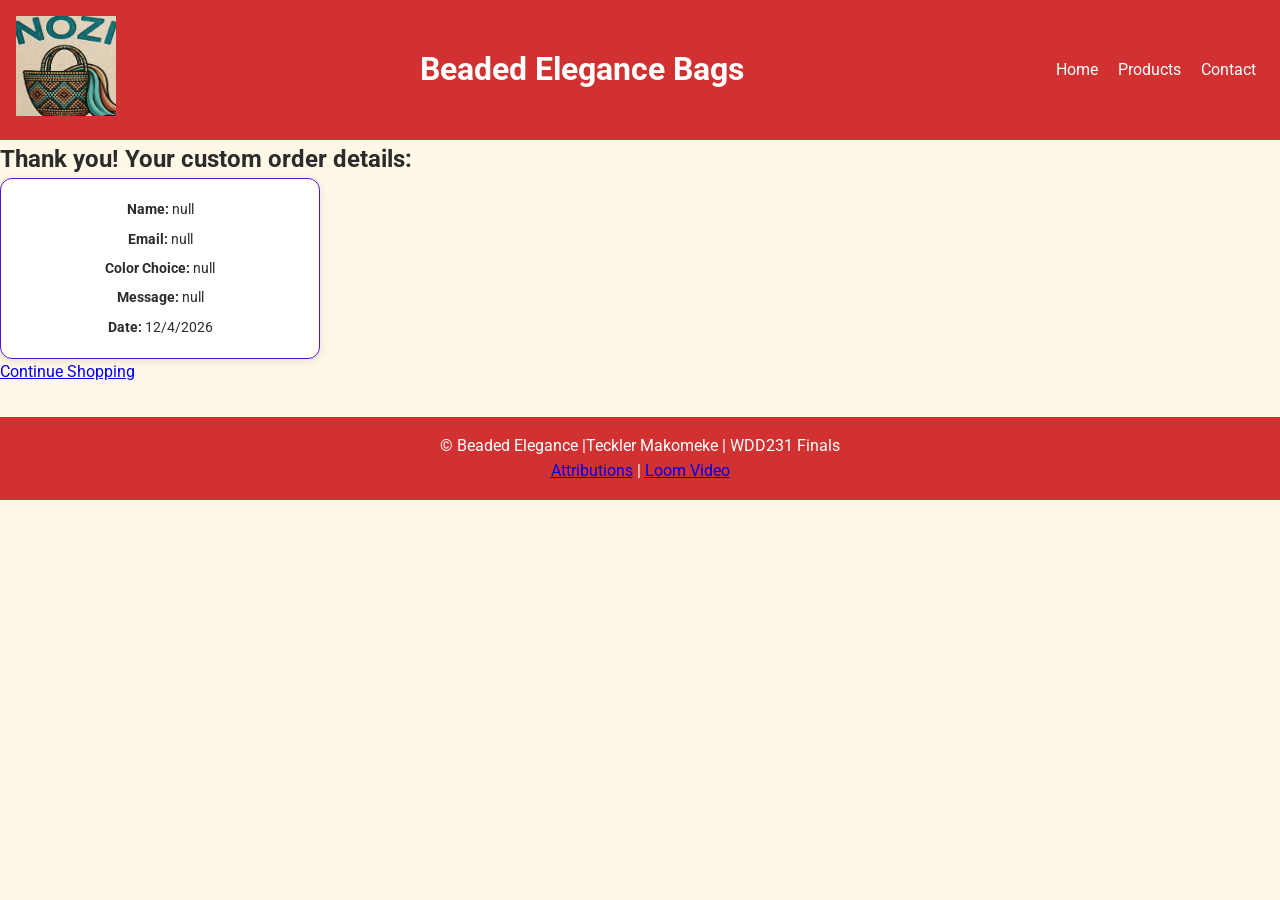
<file: final/form-action.html>
<!DOCTYPE html>
<html lang="en">
<head>
    <meta charset="UTF-8">
    <meta name="viewport" content="width=device-width, initial-scale=1.0">
    <title>Beaded Elegance - Thank You | Order Received | Beaded  Elegance Bags</title>
    <meta name="description" content="Thank you for your beaded bag custom order request.">
    <meta name="author" content="Teckler Makomeke">
    <meta property="og:title" content="Beaded Elegance - Order Received">
    <meta property="og:description" content="Discover elegant handmade beaded bags crafted in South Africa for your custom beaded bag order details">
    <meta property="og:image" content="https://tecklermakomeke.github.io/wdd231/final/images/logo.jpg">
    <link rel="preconnect" href="https://fonts.googleapis.com">
<link rel="preconnect" href="https://fonts.gstatic.com" crossorigin>
<link href="https://fonts.googleapis.com/css2?family=Roboto&family=Poppins:wght@600&display=swap" rel="stylesheet">

    <link rel="icon" href="images/favicon.ico">
    <link rel="stylesheet" href="styles/normalize.css">
    <link rel="stylesheet" href="styles/products.css">
    <script type="module">
        import { showFormData } from './scripts/form.js';
        showFormData();
    </script>
</head>
<body>
    <header>
        <div><img src="images/logo.jpg" alt="Beaded Elegance Logo" width="100" height="100"></div>
        <h1>Beaded Elegance Bags</h1>
        <nav>
            <a href="index.html">Home</a>
            <a href="products.html">Products</a>
            <a href="contact.html">Contact</a>
        </nav>
    </header>
    <main>
        <h2>Thank you! Your custom order details:</h2>
        <div id="form-data" class="card"></div>
        <p><a href="products.html" class="button">Continue Shopping</a></p>
    </main>
    <footer>
        <p>&copy; <span id="currentyear"></span> Beaded Elegance |Teckler Makomeke | WDD231 Finals</p>
    <p id="lastModified"></p>
    <p><a href="attributions.html">Attributions</a> | <a href="https://www.loom.com/share/2ce1e6b3c6f447d192c917bb38c56eca">Loom Video</a></p>
    </footer>
</body>
</html>
</file>
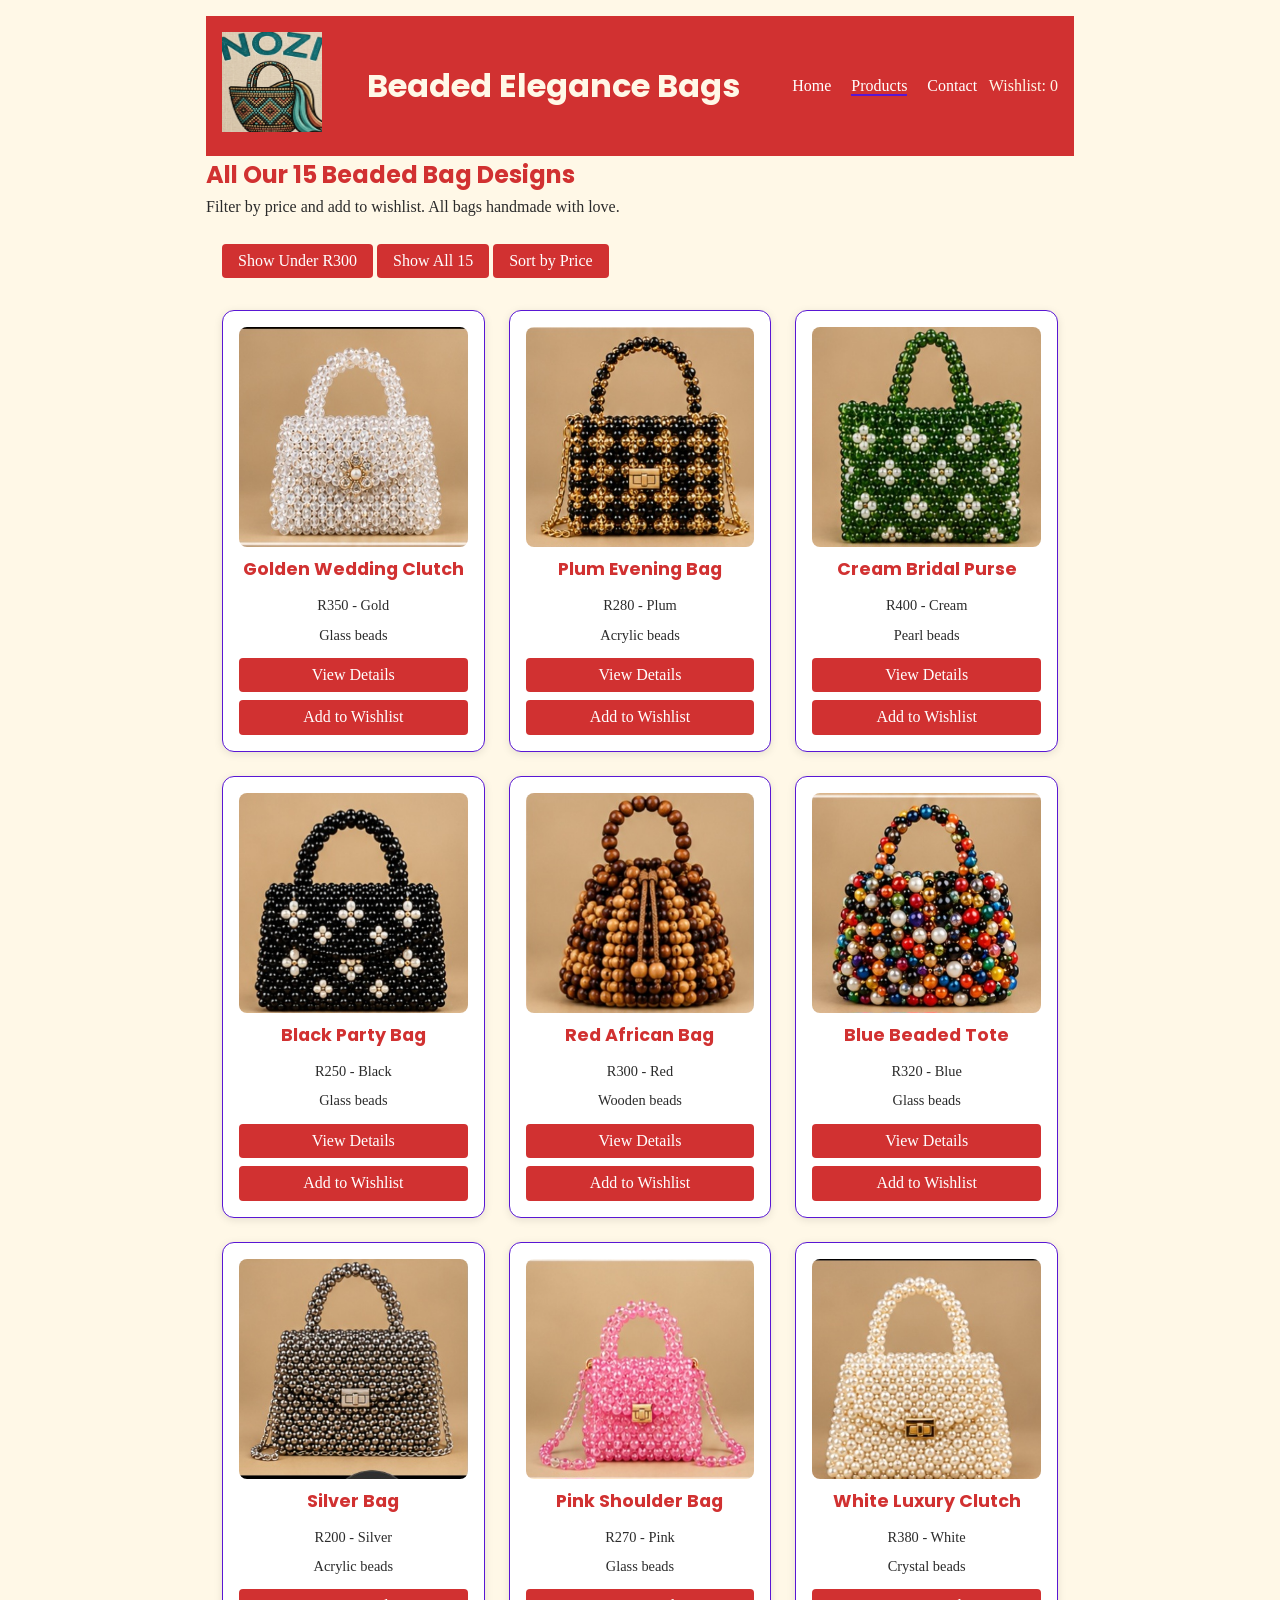
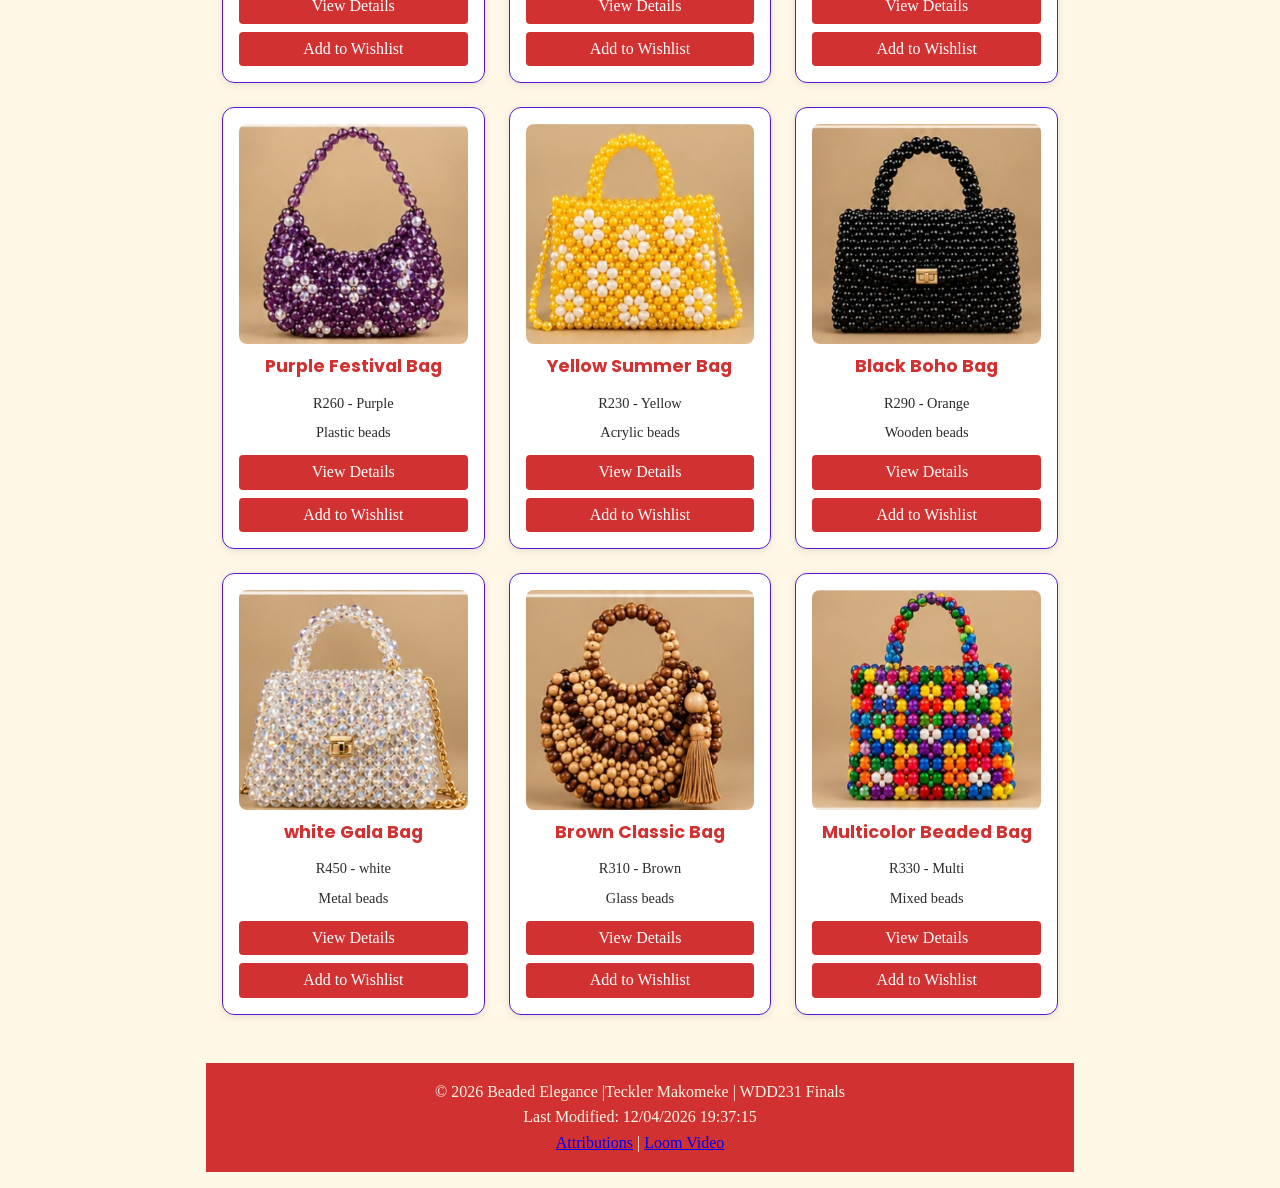
<file: final/products.html>
<!DOCTYPE html>
<html lang="en">
<head>
    <meta charset="UTF-8">
    <meta name="viewport" content="width=device-width, initial-scale=1.0">
    <title>Beaded Elegance - Products | 15 Handmade Beaded Bags Collection in South Africa</title>
    <meta name="description" content="Browse 15 handmade beaded bags collection - wedding clutches, party bags, bridal purses. Custom colors and materials available.">
    <meta name="author" content="Teckler Makomeke">
    <meta property="og:title" content="Beaded Elegance - All Products Collection">
    <meta property="og:description" content="15 unique handmade beaded bags for weddings and parties in South Africa.">
    <meta property="og:image" content="https://teckler-dev.github.io/wdd231/final/images/logo.jpg">
    <meta property="og:url" content="https://teckler-dev.github.io/wdd231/final/products.html">
    <meta property="og:type" content="website">
    <link rel="icon" href="images/logo.jpg">
    <link rel="preconnect" href="https://fonts.googleapis.com">
    <link rel="preconnect" href="https://fonts.gstatic.com" crossorigin>
    <link href="https://fonts.googleapis.com/css2?family=Roboto:wght@400&family=Poppins:wght@600&display=swap" rel="stylesheet">
    <link rel="stylesheet" href="styles/normalize.css">
    <link rel="stylesheet" href="styles/products.css">
    <link rel="stylesheet" href="styles/style.css">
    <script type="module" src="scripts/main.js"></script>
</head>
<body>
    <header>
        <div><img src="images/logo.jpg" alt="Beaded Elegance Logo" width="100" height="100"></div>
        <h1>Beaded Elegance Bags</h1>
        <button id="menu" aria-label="Open menu">☰</button>
        <nav>
            <a href="index.html">Home</a>
            <a href="products.html" class="active">Products</a>
            <a href="contact.html">Contact</a>
            <span>Wishlist: <span id="wish-count">0</span></span>
        </nav>
    </header>

    <main>
        <h2>All Our 15 Beaded Bag Designs</h2>
        <p>Filter by price and add to wishlist. All bags handmade with love.</p>

        <div style="padding:1rem;">
            <button id="filter-cheap">Show Under R300</button>
<button id="filter-all">Show All 15</button>
<button id="sort-price">Sort by Price</button>

        </div>
       <div id="bag-list"></div>

<dialog id="bag-modal">
  <div id="modal-content"></div>
  <button id="close-modal">Close</button>
        </dialog>
    </main>

    <footer>
        <p>&copy; <span id="currentyear"></span> Beaded Elegance |Teckler Makomeke | WDD231 Finals</p>
    <p id="lastModified"></p>
    <p><a href="attributions.html">Attributions</a> | <a href="https://www.loom.com/share/2ce1e6b3c6f447d192c917bb38c56eca">Loom Video</a></p>
    </footer>
</body>
</html>
</file>
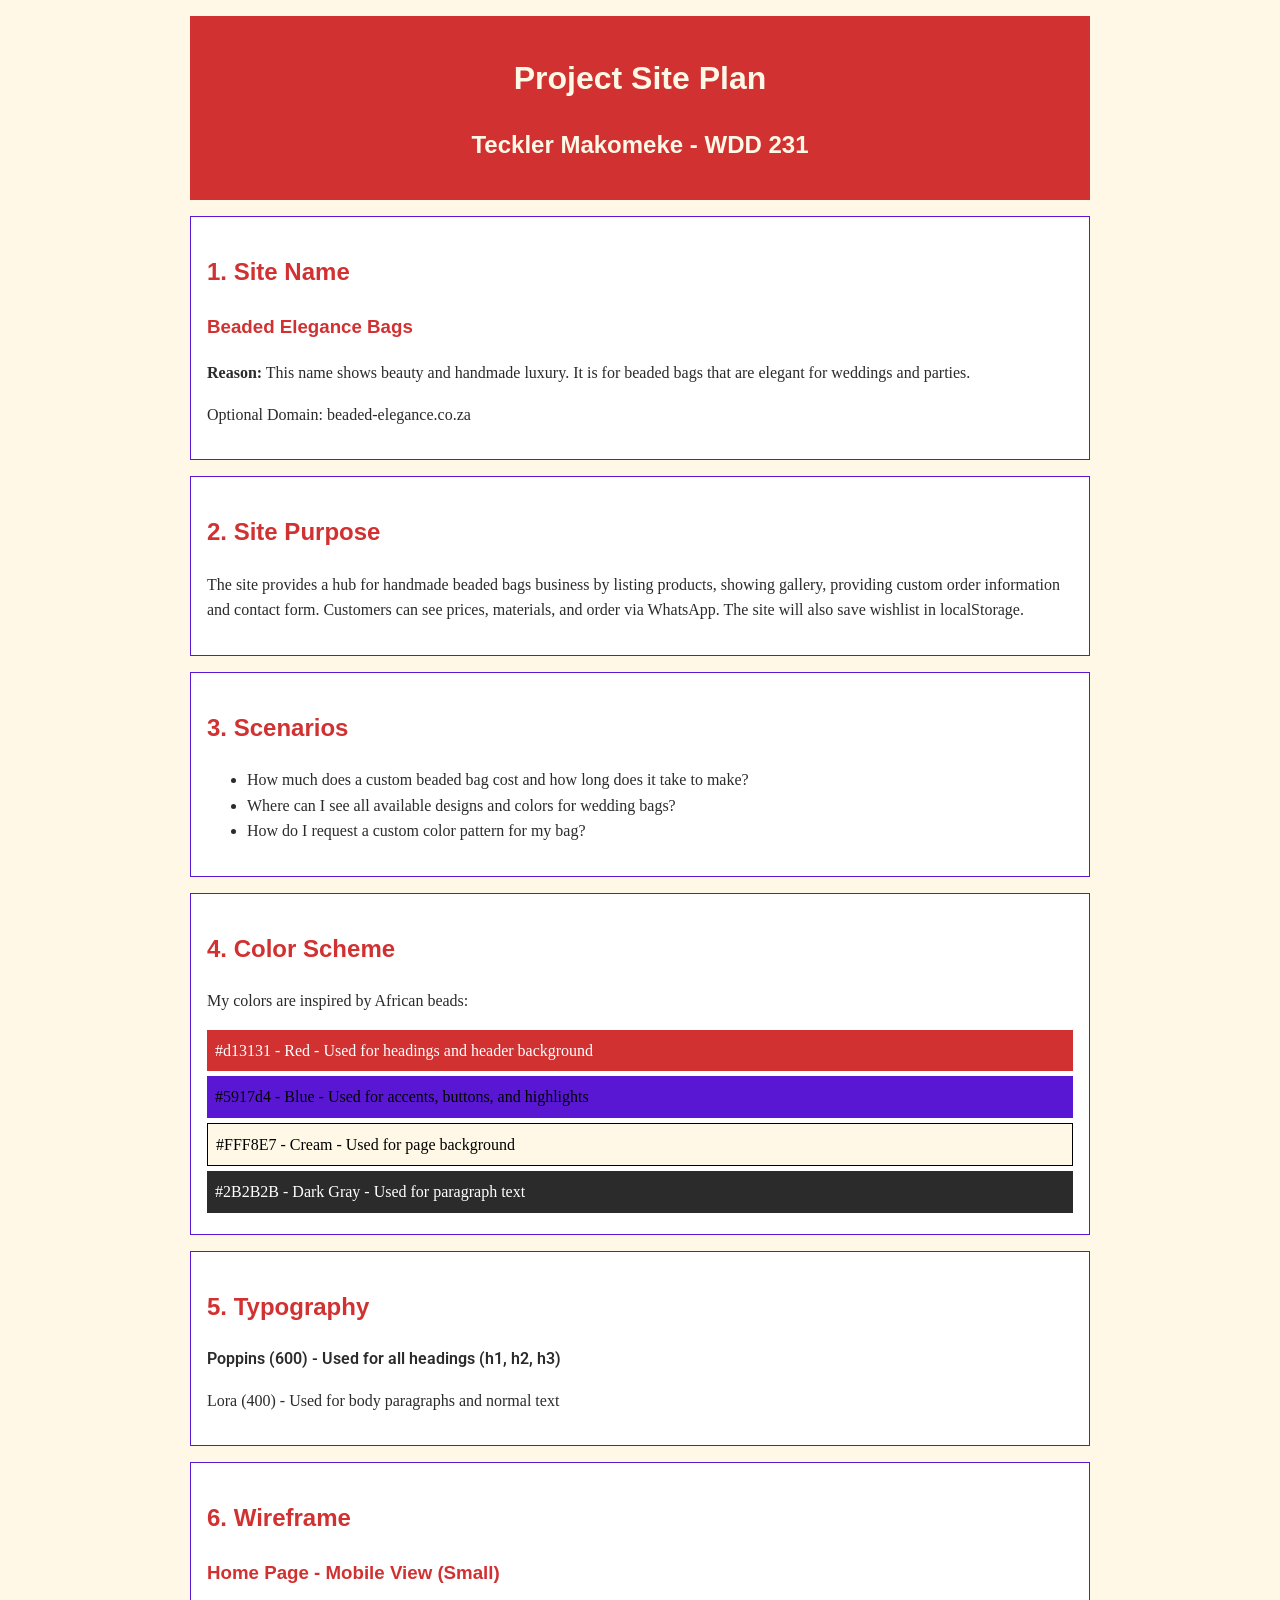
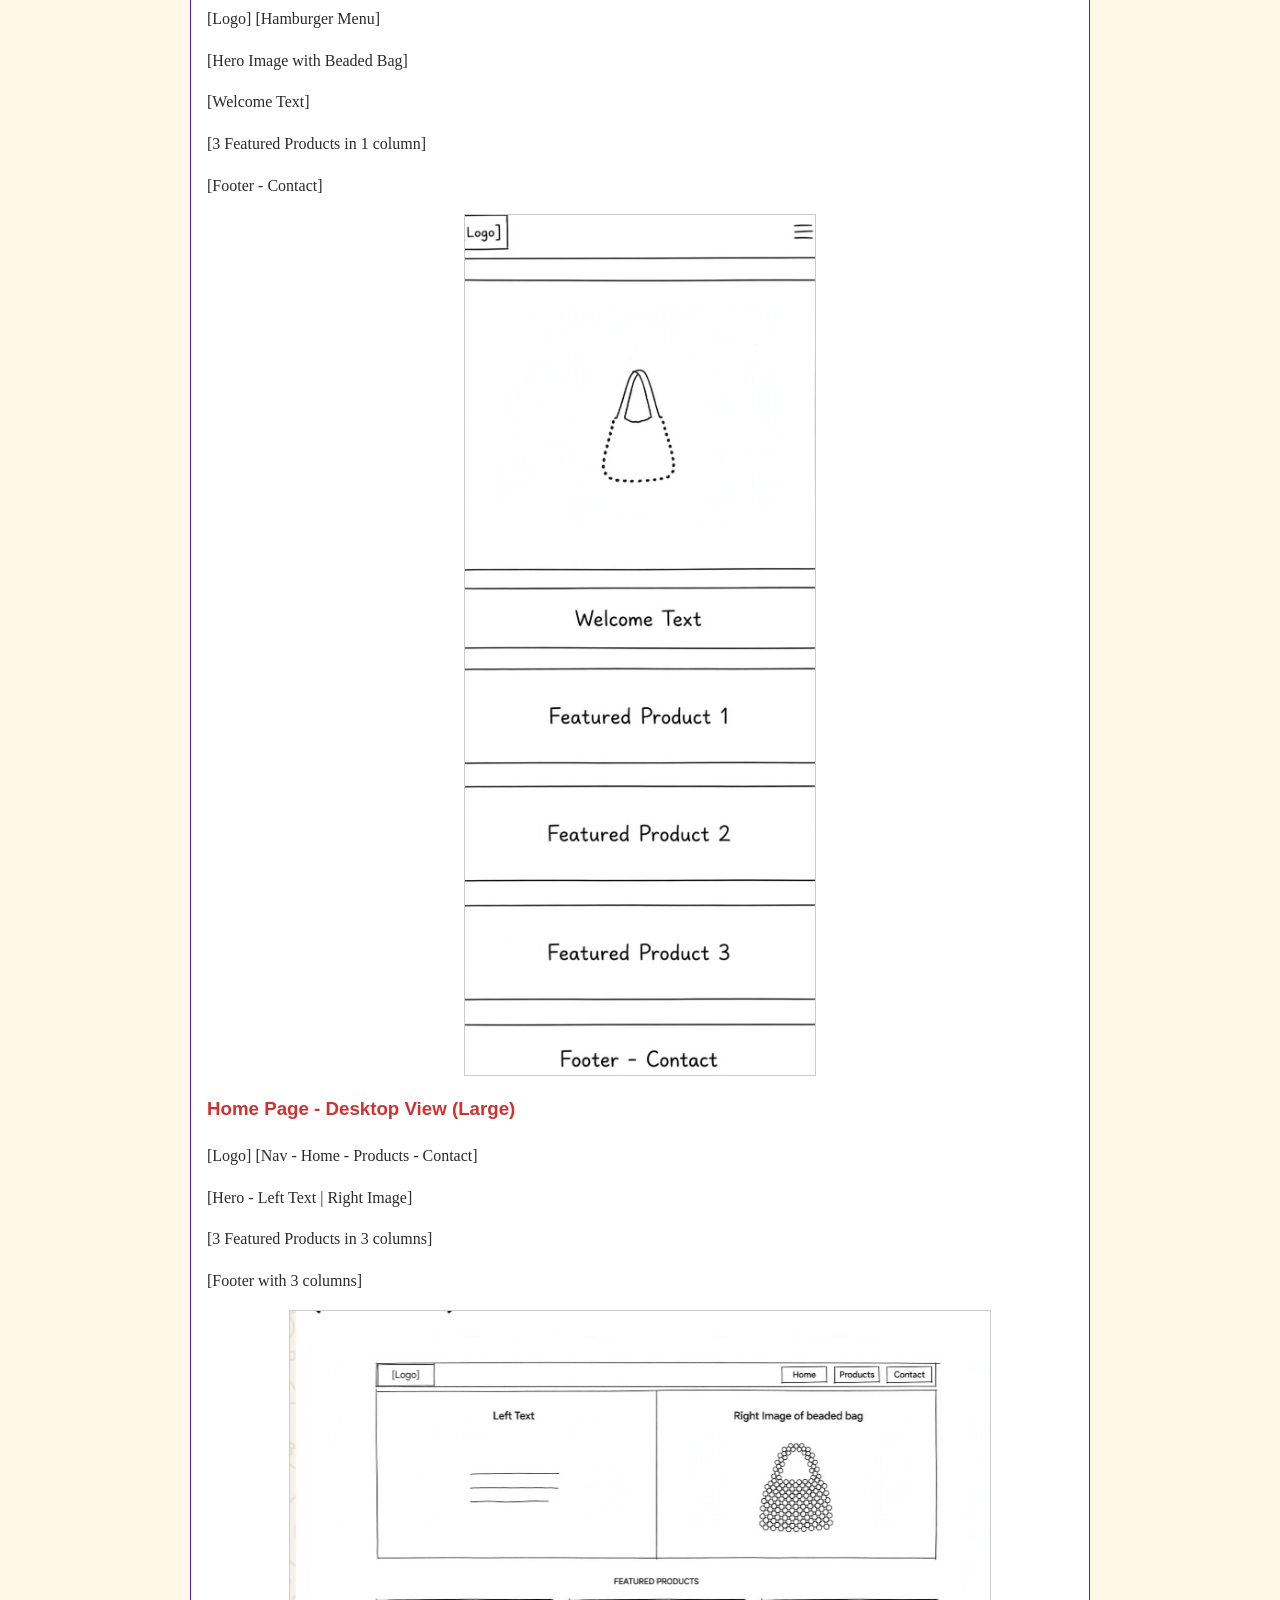
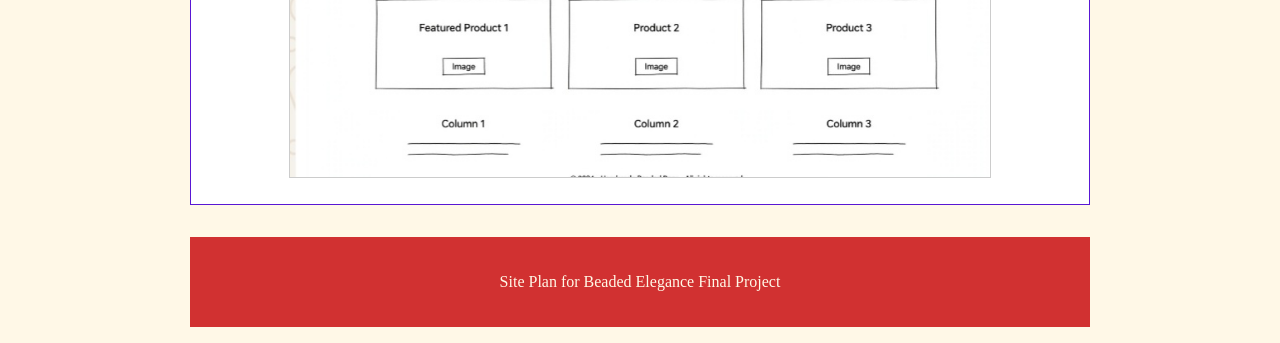
<file: final/siteplan.html>
<!DOCTYPE html>
<html lang="en">
<head>
<meta charset="UTF-8">
<meta name="viewport" content="width=device-width, initial-scale=1.0">
<title>Handmade Beaded Bags - Site Plan | Teckler Makomeke</title>
<meta name="description" content="Site plan for Handmade Beaded Bags business website - purpose, audience, branding and wireframes for custom beaded bags in South Africa">
<meta name="author" content="Teckler Makomeke">
<link rel="icon"type="image/jpeg" href="images/mobile-view.jpg">
<meta property="og:title" content="Handmade Beaded Bags - Site Plan">
<meta property="og:description" content="Website plan for handmade beaded bags shop - custom designs, colors and orders">
<meta property="og:image" content="https://tecklermakomeke-max.github.io/wdd231/final/images/beaded-bag.jpg">
<meta property="og:url" content="https://tecklermakomeke-max.github.io/wdd231/final/siteplan.html">
<link rel="preconnect" href="https://fonts.googleapis.com">
<link rel="preconnect" href="https://fonts.gstatic.com" crossorigin>
<link href="https://fonts.googleapis.com/css2?family=Roboto:wght@400;600&display=swap" rel="stylesheet">
<link rel="stylesheet" href="styles/normalize.css">
<link rel="stylesheet" href="styles/style.css">
</head>
<body>
    <header>
        <h1>Project Site Plan</h1>
        <h2>Teckler Makomeke - WDD 231</h2>
    </header>
    <main>
        <section>
            <h2>1. Site Name</h2>
            <h3>Beaded Elegance Bags </h3>
            <p><strong>Reason:</strong> This name shows beauty and handmade luxury. It is for beaded bags that are elegant for weddings and parties.</p>
            <p>Optional Domain: beaded-elegance.co.za</p>
        </section>

        <section>
            <h2>2. Site Purpose</h2>
            <p>The site provides a hub for handmade beaded bags business by listing products, showing gallery, providing custom order information and contact form. Customers can see prices, materials, and order via WhatsApp. The site will also save wishlist in localStorage.</p>
        </section>

        <section>
            <h2>3. Scenarios</h2>
            <ul>
                <li>How much does a custom beaded bag cost and how long does it take to make?</li>
                <li>Where can I see all available designs and colors for wedding bags?</li>
                <li>How do I request a custom color pattern for my bag?</li>
            </ul>
        </section>

        <section>
            <h2>4. Color Scheme</h2>
            <p>My colors are inspired by African beads:</p>
            <div class="color-box">
                <div class="color1">#d13131 - Red - Used for headings and header background</div>
                <div class="color2">#5917d4 - Blue - Used for accents, buttons, and highlights</div>
                <div class="color3">#FFF8E7 - Cream - Used for page background</div>
                <div class="color4">#2B2B2B - Dark Gray - Used for paragraph text</div>
            </div>
        </section>

        <section>
            <h2>5. Typography</h2>
            <p><span class="font1">Poppins (600) - Used for all headings (h1, h2, h3)</span></p>
            <p><span class="font2">Lora (400) - Used for body paragraphs and normal text</span></p>
        </section>

        <section>
            <h2>6. Wireframe</h2>
            <h3>Home Page - Mobile View (Small)</h3>
            <p>[Logo] [Hamburger Menu]</p>
            <p>[Hero Image with Beaded Bag]</p>
            <p>[Welcome Text]</p>
            <p>[3 Featured Products in 1 column]</p>
            <p>[Footer - Contact]</p>
            <img src="images/mobile-view.jpg" alt="Mobile wireframe showing logo hamburger menu hero beaded bag and 3 products in 1 column" style="width:100%; max-width:350px; height:auto; display:block; margin:10px auto; border:1px solid #ccc;">

            <h3>Home Page - Desktop View (Large)</h3>
            <p>[Logo] [Nav - Home - Products - Contact]</p>
            <p>[Hero - Left Text | Right Image]</p>
            <p>[3 Featured Products in 3 columns]</p>
            <p>[Footer with 3 columns]</p>
            <img src="images/desktop-view.jpg" alt="Desktop wireframe showing nav home products contact hero left text right image 3 products in 3 columns" style="width:100%; max-width:700px; height:auto; display:block; margin:10px auto; border:1px solid #ccc;">
        </section>
    </main>
    <footer>
        <p>Site Plan for Beaded Elegance Final Project</p>
    </footer>
</body>
</html>
</file>
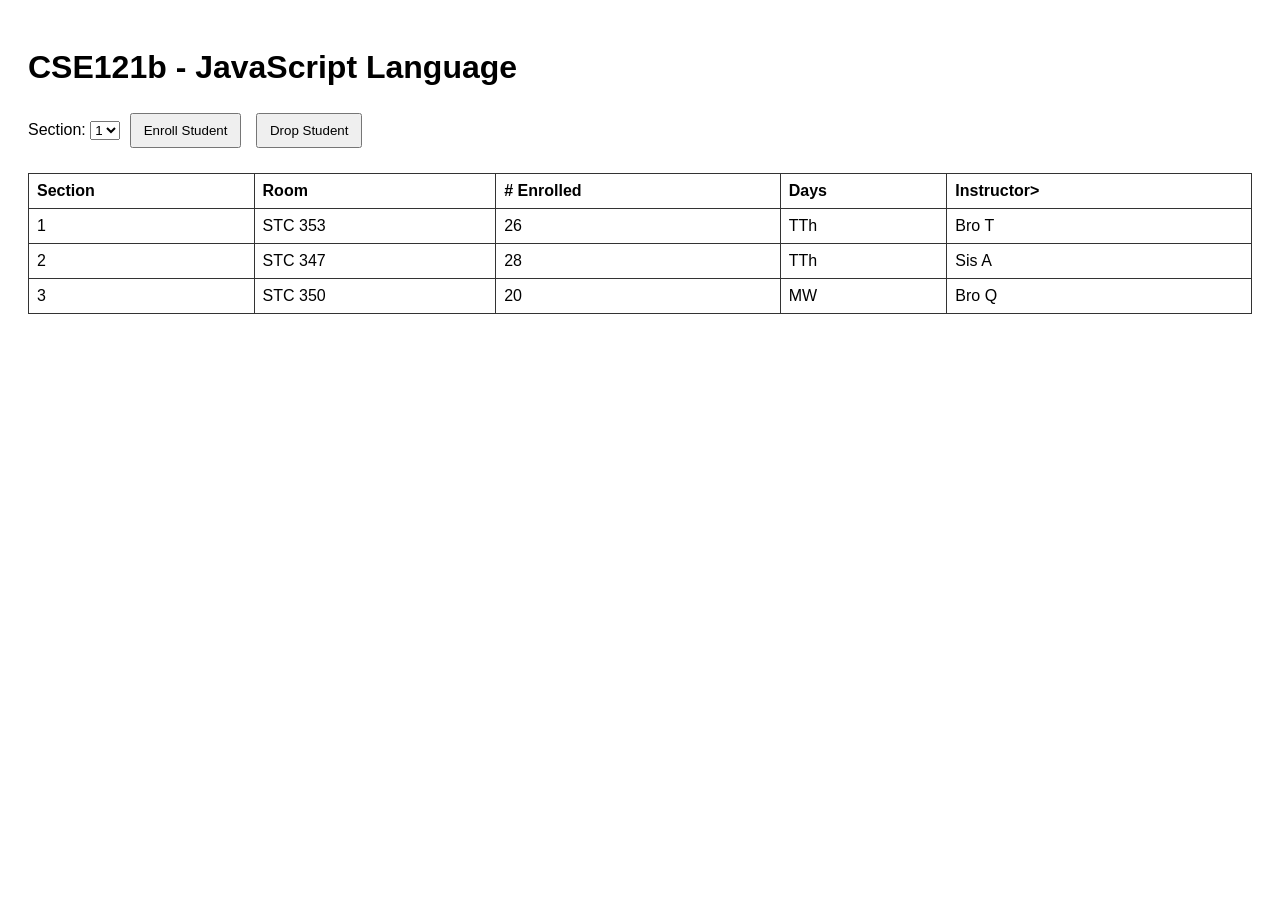
<file: week03/modules.html>
<!DOCTYPE html>
<html lang="en">
<head>
    <meta charset="UTF-8">
    <meta name="viewport" content="width=device-width, initial-scale=1.0">
    <title>Modules Example</title>
    <link rel="stylesheet" href="styles/modules.css">
    <script type="module" src="scripts/modules.mjs" defer></script>
    <script type="module" src="scripts/course.mjs" defer></script>
    <script type="module" src="scripts/output.mjs" defer></script>
    <script type="module" src="scripts/sections.mjs" defer></script>
</head>
<body>
   <main>
    <h1 id="courseTitle"></h1>
     <label for="sectionNumber">Section:</label>
     <select id="sectionNumber"></select>
     <button id="enrollStudent">Enroll Student</button>
     <button id="dropStudent">Drop Student</button>
     <table>
        <thead>
            <tr>
                <th>Section</th>
                <th>Room</th>
                <th># Enrolled</th>
                <th>Days</th>
                <th>Instructor></th>
            </tr>
        </thead>
        <tbody id="sections"></tbody>
     </table>
   </main> 
</body>
</html>
</file>
<file: styles/small.css>
*{
    margin:0;
    padding:0;
    box-sizing:border-box;
}
body{
    font-family:'Montserrat',sans-serif;
    line-height:1.6;
    background:#f9f9f9;
    color:#222;
}
header{
    background:#070575;
    color:#fff;
    display:flex;
    align-items:center;
    gap:1rem;
    padding:1rem;
}
header span{
    font-weight:700;
    font-size:1.2rem;
}
#menu{
    margin-left:auto;
    background:none;
    border:none;
    color:#fff;
    font-size:2rem;
    cursor:pointer;}
#menu::before
{content:"☰";
}
#menu.open::before{
    content:"✕";
}
nav{
    background:#070575;
}
.navigation{
    list-style:none;
    display:none;
    flex-direction:column;
}
.navigation.open{
    display:flex;
}
.navigation a{
    display:block;
    color:#fff;
    text-decoration:none;
    padding:1rem;
    text-align:center;
}
.navigation a:hover,
.navigation a.active{
    background:rgba(255,255,255,0.2);
    text-decoration:underline;
}
main{
    max-width:1100px;
    margin:0 auto;
    padding:1rem;
}
h1{
    margin:1rem 0;
    color:#070575;
}
.card{
    background:#fff;
    border-radius:8px;
    border:1px solid #ddd;
    margin-bottom:1.5rem;
    overflow:hidden;
    box-shadow:0 2px 5px rgba(0,0,0,0.1);
}
.card h2{
    background:#070575;
    color:#fff;
    padding:.6rem;
    text-align:center;
}
.card p{
    padding:1rem;
}
.photo-wrapper{
    padding:1rem;
}
.photo-wrapper img{
    width:100%;
    height:auto;
    border-radius:6px;
}
.filter-buttons{
    display:flex;
    justify-content:center;
    gap:1rem;
    padding:1rem;
    flex-wrap:wrap;
}
.filter-buttons button{
    padding:.6rem 1.5rem;
    border-radius:5px;
    border:1px solid #070575;
    background:#eee;
    cursor:pointer;
    font-weight:600;
}
.filter-buttons button:hover,
.filter-buttons button.active-filter{
    background:#070575;
    color:#fff;
}
#course-cards{
    display:grid;
    grid-template-columns:1fr;
    gap:.75rem;
    padding:1rem;
}
.course{
    padding:.8rem;
    text-align:center;
    border-radius:6px;
    border:1px solid #aaa;
    background:#e0e0e0;
    font-weight:600;
}
.course.completed{
    background:#a3d9a3;
}
.course.completed::before{
    content:"✓ ";
}
.credits{
    text-align:center;
    padding-bottom:1rem;
    font-weight:600;
}
footer{
    background:#070575;
    color:#fff;
    text-align:center;
    padding:1.5rem 1rem;
    margin-top:1rem;
}
.social{
    display:flex;
    justify-content:center;
    gap:1.2rem;
    margin-bottom:1rem;
}
.social img{
    background:#fff;
    border-radius:50%;
    padding:5px;
}
#lastModified{
    font-size:.85rem;
    color:#ffeb7f;
    margin-top:.3rem;
}
dialog {
  border: 1px solid rgb(0 0 0 / 10%);
  border-radius: .25rem;
  padding: 1rem;
  background-color: #fff;
  box-shadow: 0 0 3rem #777;
  width: 90%;
  max-width: 600px;
}

::backdrop {
  background-color: rgb(0 0 0 / 50%);
}

dialog button {
  position: absolute;
  top: 23px;
  right: 23px;
  padding: .5rem 1rem;
  border: 1px solid rgb(0 0 0 / 10%);
}
</file>
<file: styles/larger.css>
@media screen and (min-width: 700px) {
    #menu {
        display: none;
    }
    .navigation {
        display: flex;
        flex-direction: row;
        justify-content: flex-start;
    }
    .navigation li {
        flex: 1 1 auto;
    }
    .main-grid {
        display: grid;
        grid-template-columns: 2fr 1fr;
        gap: 1.5rem;
    }
    #course-cards {
        grid-template-columns: 1fr 1fr 1fr;
    }
}
</file>
<file: chamber/styles/small.css>
*{padding:0;box-sizing:border-box}
body{font-family:Roboto,sans-serif;background:#fef2f2}
header{background:#b91c1c;color:#fff;padding:1rem;display:flex;justify-content:space-between;align-items:center}
header div{display:flex;align-items:center;gap:.5rem;font-weight:700}
.icons{display:flex;align-items:center;gap:.5rem}
#menu-btn{background:#fbbf24;border:0;padding:.4rem .7rem;font-size:1.4rem;border-radius:5px;cursor:pointer}
nav{background:#1f2937;display:none;flex-direction:column}
nav.open{display:flex}
nav a{color:#fff;padding:1rem;text-align:center;text-decoration:none}
nav a.active{background:#b91c1c;color:#fbbf24;font-weight:700}
main{max-width:1200px;margin:auto;padding:1rem}
h1{text-align:center;color:#b91c1c;border-bottom:3px solid #b91c1c;padding-bottom:.5rem;margin:1rem 0}
.menu{display:flex;justify-content:center;gap:1rem;margin:1rem 0}
.menu button{padding:.5rem 1.2rem;border:2px solid #b91c1c;background:#fff;color:#b91c1c;border-radius:20px;cursor:pointer}
#members.grid{display:grid;grid-template-columns:1fr;gap:1rem}
#members.grid section{background:#fff;border-top:4px solid #b91c1c;border-radius:8px;padding:1rem;text-align:center;box-shadow:0 2px 6px rgba(0,0,0,.1)}
#members.grid img{width:80px;height:80px;border-radius:50%;background:#fee2e2;margin:auto}
#members.list{display:flex;flex-direction:column;gap:.5rem}
#members.list section{background:#fff;border-left:4px solid #b91c1c;padding:.8rem;display:grid;grid-template-columns:60px 1fr;gap:1rem;align-items:center}
#members.list img{width:50px;height:50px}
footer{background:#1f2937;color:#fff;text-align:center;padding:1.5rem;margin-top:2rem}
.hero { position: relative; } /* for button on top of image */
.hero-img { width:100%; }
.cta-button { 
  position:absolute; 
  bottom:10px; 
  right:10px; 
  background: blue; 
  color: white; 
  padding:10px; 
}
.home-grid {
  display: grid;
  gap: 15px;
  padding: 15px;
}
img {
  max-width: 100%;
  height: auto;
  display: block;
}

.events, .weather, .spotlights {
  background: #fff;
  border: 2px solid #b91c1c;
  border-radius: 10px;
  padding: 15px;
  box-shadow: 2px 2px 8px rgba(0,0,0,0.2);
}

.events h2, .weather h2, .spotlights h2 {
  background: #b91c1c;
  color: white;
  margin: -15px -15px 15px -15px;
  padding: 10px;
  border-radius: 8px 8px 0 0;
  text-align: center;
}

.spotlight-card {
  background: #fff;
  border: 1px solid #ccc;
  border-radius: 8px;
  padding: 10px;
  text-align: center;
  margin: 10px 0;
}

.spotlight-card img {
  width: 80px;
  height: 80px;
  object-fit: contain;
}
.join-form {
  display: grid;
  gap: 1rem;
  border: 2px solid #0a4a7a; /* blue box */
  border-radius: 12px;
  padding: 1.5rem;
  background: #ffffff;
  box-shadow: 0 2px 10px rgba(0,0,0,0.1);
}

.join-form label {
  display: grid;
  gap: 5px;
  font-weight: 600;
  color: #333;
}

.join-form input,
.join-form select,
.join-form textarea {
  padding: 10px;
  border: 1px solid #ccc;
  border-radius: 6px;
  font-size: 1rem;
  width: 100%;
  box-sizing: border-box;
}

.join-form input[type="submit"] {
  background: #0a4a7a;
  color: white;
  border: none;
  cursor: pointer;
  font-weight: bold;
  margin-top: 1rem;
}

.join-form input[type="submit"]:hover {
  background: #08365a;
}
/* THE BIG BOX that holds all cards */
.membership-cards {
  display: grid;
  gap: 1rem;
  border: 2px solid #0a4a7a;
  border-radius: 12px;
  padding: 1.5rem;
  background: #ffffff;
  box-shadow: 0 2px 10px rgba(0,0,0,0.1);
}

/* EACH CARD is also a small box inside */
.card {
  background: #f8f9fa;
  border: 1px solid #ccc;
  border-left: 6px solid #0a4a7a; /* blue line on left */
  border-radius: 8px;
  padding: 1.2rem;
  text-align: center;
}

.card h2 {
  margin: 0 0 0.5rem 0;
  color: #0a4a7a;
}

.card a {
  display: inline-block;
  margin-top: 0.8rem;
  background: #0a4a7a;
  color: white;
  padding: 0.5rem 1rem;
  border-radius: 20px;
  text-decoration: none;
}
#np-card{animation-delay:.2s; border-left-color: green} #bronze-card{animation-delay:.4s; border-left-color: #CD7F32} #silver-card{animation-delay:.6s; border-left-color: silver} #gold-card{animation-delay:.8s; border-left-color: gold}
@keyframes joinFade { from{opacity:0; transform:translateY(30px)} to{opacity:1; transform:translateY(0)} }
@media(min-width:768px){ .join-layout { grid-template-columns: 1fr 1fr; } }
.discover-page { padding: 1rem; }
.visit-message { background: #e3f2fd; border-left: 5px solid #1976d2; padding: 1rem; margin: 1rem 0; font-weight: 600; border-radius: 4px; }

.discover-grid {
  display: grid;
  gap: 1.5rem;
  grid-template-areas:
    "card1"
    "card2"
    "card3"
    "card4"
    "card5"
    "card6"
    "card7"
    "card8";
}

.discover-card {
  background: #fff;
  border: 1px solid #ddd;
  border-radius: 8px;
  padding: 1rem;
  display: grid;
  gap: .5rem;
  grid-template-areas:
    "title"
    "image"
    "address"
    "desc"
    "button";
  box-shadow: 0 2px 4px rgba(0,0,0,.1);
}
.discover-card h2 { grid-area: title; margin: 0; }
.discover-card figure { grid-area: image; margin: 0; }
.discover-card figure img { width: 100%; height: auto; border-radius: 6px; display: block; }
.discover-card address { grid-area: address; font-style: italic; color: #555; font-size: .9rem; }
.discover-card p { grid-area: desc; }
.discover-card button { grid-area: button; padding: .6rem; background: #0a4a7a; color: #fff; border: none; border-radius: 4px; cursor: pointer; }
  .discover-grid {
    grid-template-areas:
      "card1 card2"
      "card3 card4"
      "card5 card6"
      "card7 card8";
    grid-template-columns: 1fr 1fr;
  }
  .discover-card {
    grid-template-areas:
      "image title"
      "image address"
      "image desc"
      "image button";
    grid-template-columns: 140px 1fr;
  }
</file>
<file: chamber/styles/larger.css>
@media screen and (min-width:768px){
#menu-btn{
    display:none;
}
nav{
    display:flex !important;
    flex-direction:row;
    justify-content:flex-end;
    gap: 1.5em;
    padding: 0 2rem;
}
  .home-grid {
   display: grid;
     grid-template-columns: 2fr 1fr;
     gap: 1rem;
     } 
     main {
      max-width: 1100px;
      margin: 0 auto;
     }
     .navigation {
      display: flex;
      justify-content: flex-end;
     }
  .spotlights {
     grid-column: span 2;
     } 
  #spotlight-container {
   display: grid; 
    grid-template-columns: 1fr 1fr 1fr;
    gap: 15px;
 } 
}
 .discover-grid {
    grid-template-areas:
      "card1 card2 card3"
      "card4 card5 card6"
      "card7 card8 .";
    grid-template-columns: 1fr 1fr 1fr;
  }
  .discover-card {
    grid-template-areas:
      "title title"
      "image image"
      "address address"
      "desc desc"
      "button button";
  }
  /* Hover effect - only for desktop */
  .discover-card figure img:hover {
    transform: scale(1.05) rotate(1deg);
    filter: brightness(1.1) contrast(1.1);
    box-shadow: 0 8px 16px rgba(0,0,0,.3);
    transition: all .4s ease;
  }
}
</file>
<file: final/styles/products.css>
:root{
  --primary:#d13131;
  --accent:#5917d4;
  --bg:#FFF8E7;
  --text:#2B2B2B;
}
*{box-sizing:border-box;margin:0;padding:0}
body{font-family:Roboto, serif; background:var(--bg); color:var(--text); line-height:1.6}
header{background:var(--primary); color:white; padding:1rem; display:flex; justify-content:space-between; align-items:center}
nav a{color:white; margin:0 .5rem; text-decoration:none}
nav a.active{border-bottom:2px solid var(--accent)}
#menu{display:none; font-size:2rem; background:none; color:white; border:none}
.hero{display:flex; flex-wrap:wrap; padding:2rem; gap:1rem; align-items:center}
.hero img{max-width:100%; width:400px; height:auto}

/* FIXED - was .products, now #bag-list + centered box */
#bag-list, .products {
  display:grid; 
  grid-template-columns:repeat(auto-fit,minmax(250px,1fr)); 
  gap:1.5rem; 
  padding:1rem;
  max-width:1200px; /* centered box */
  margin: 0 auto; /* center on page */
  justify-items:center;
}

.card{
  background:white; 
  border:1px solid var(--accent); 
  padding:1rem; 
  border-radius:12px;
  width:100%;
  max-width:320px; /* box size */
  box-shadow: 0 2px 8px rgba(0,0,0,0.1);
  text-align:center;
  display:flex;
  flex-direction:column;
}
.card img{
  width:100%; 
  height:220px; /* fixed small size */
  object-fit:cover;
  border-radius:8px;
  display:block;
}
.card h3{margin:0.5rem 0; font-size:1.1rem}
.card p{font-size:0.9rem; margin:0.2rem 0}

button{background:var(--primary); color:white; padding:.5rem 1rem; border:none; cursor:pointer; margin-top:.5rem; border-radius:4px}
button:hover{opacity:0.9}

dialog{margin:auto; padding:1.5rem; border:none; border-radius:8px; max-width:500px}
dialog::backdrop{background:rgba(0,0,0,.5)}
#modal-content img{width:100%; height:300px; object-fit:cover; border-radius:8px}

footer{background:var(--primary); color:white; text-align:center; padding:1rem; margin-top:2rem}
@media(max-width:600px){
  nav{display:none; flex-direction:column; position:absolute; top:60px; left:0; background:var(--primary); width:100%; padding:1rem}
  nav.open{display:flex}
  #menu{display:block}
}
.hero{
  position: relative; /* allows text to go on top */
  max-width: 1200px;
  margin: 0 auto;
}

.hero img{
  width: 100%;
  height: 400px;
  object-fit: cover;
  display: block;
  border-radius: 12px;
}

.hero-text{
  position: absolute;
  top: 50%;
  left: 50%;
  transform: translate(-50%, -50%);
  text-align: center;
}

.hero-text h2{
  font-size: 1.8rem;
  color: #2B2B2B;
  margin-bottom: 0.5rem;
}
</file>
<file: final/styles/style.css>
:root {
    --primary: #d13131;
    --accent: #5917d4;
    --background: #FFF8E7;
    --text: #2B2B2B;
}

body {
    background-color: var(--background);
    color: var(--text);
    font-family: 'Lora', serif;
    max-width: 900px;
    margin: 0 auto;
    padding: 1rem;
    line-height: 1.6;
}

header {
    background-color: var(--primary);
    color: var(--background);
    padding: 1rem;
    text-align: center;
}

h1, h2, h3 {
    font-family: 'Poppins', sans-serif;
    color: var(--primary);
}

header h1, header h2 {
    color: var(--background);
}

section {
    border: 1px solid var(--accent);
    padding: 1rem;
    margin: 1rem 0;
    background: white;
}

.color1 { background: #d13131; color: white; padding: 0.5rem; margin: 5px 0; }
.color2 { background: #5917d4; color: black; padding: 0.5rem; margin: 5px 0; }
.color3 { background: #FFF8E7; color: black; border: 1px solid black; padding: 0.5rem; margin: 5px 0; }
.color4 { background: #2B2B2B; color: white; padding: 0.5rem; margin: 5px 0; }

.font1 { font-family: 'Roboto', sans-serif; font-weight: 600; }
.font2 { font-family: 'Lora', serif; }

footer {
    background-color: var(--primary);
    color: var(--background);
    text-align: center;
    padding: 1rem;
    margin-top: 2rem;
}
/* CENTERED BOX FOR ATTRIBUTIONS */
.attributions-box {
  max-width: 700px;
  margin: 3rem auto; /* centers */
  background: white;
  padding: 2.5rem;
  border-radius: 12px;
  border: 1px solid var(--accent);
  box-shadow: 0 4px 15px rgba(0,0,0,0.1);
}
.attributions-box img {
  width: 100px;
  display: block;
  margin-bottom: 1rem;
}
</file>
<file: week03/styles/modules.css>
body { font-family: Arial; padding: 20px; }
table { border-collapse: collapse; margin-top: 20px; width: 100%; }
th, td { border: 1px solid #333; padding: 8px; text-align: left; }
button { margin: 5px; padding: 8px 12px; }
</file>
